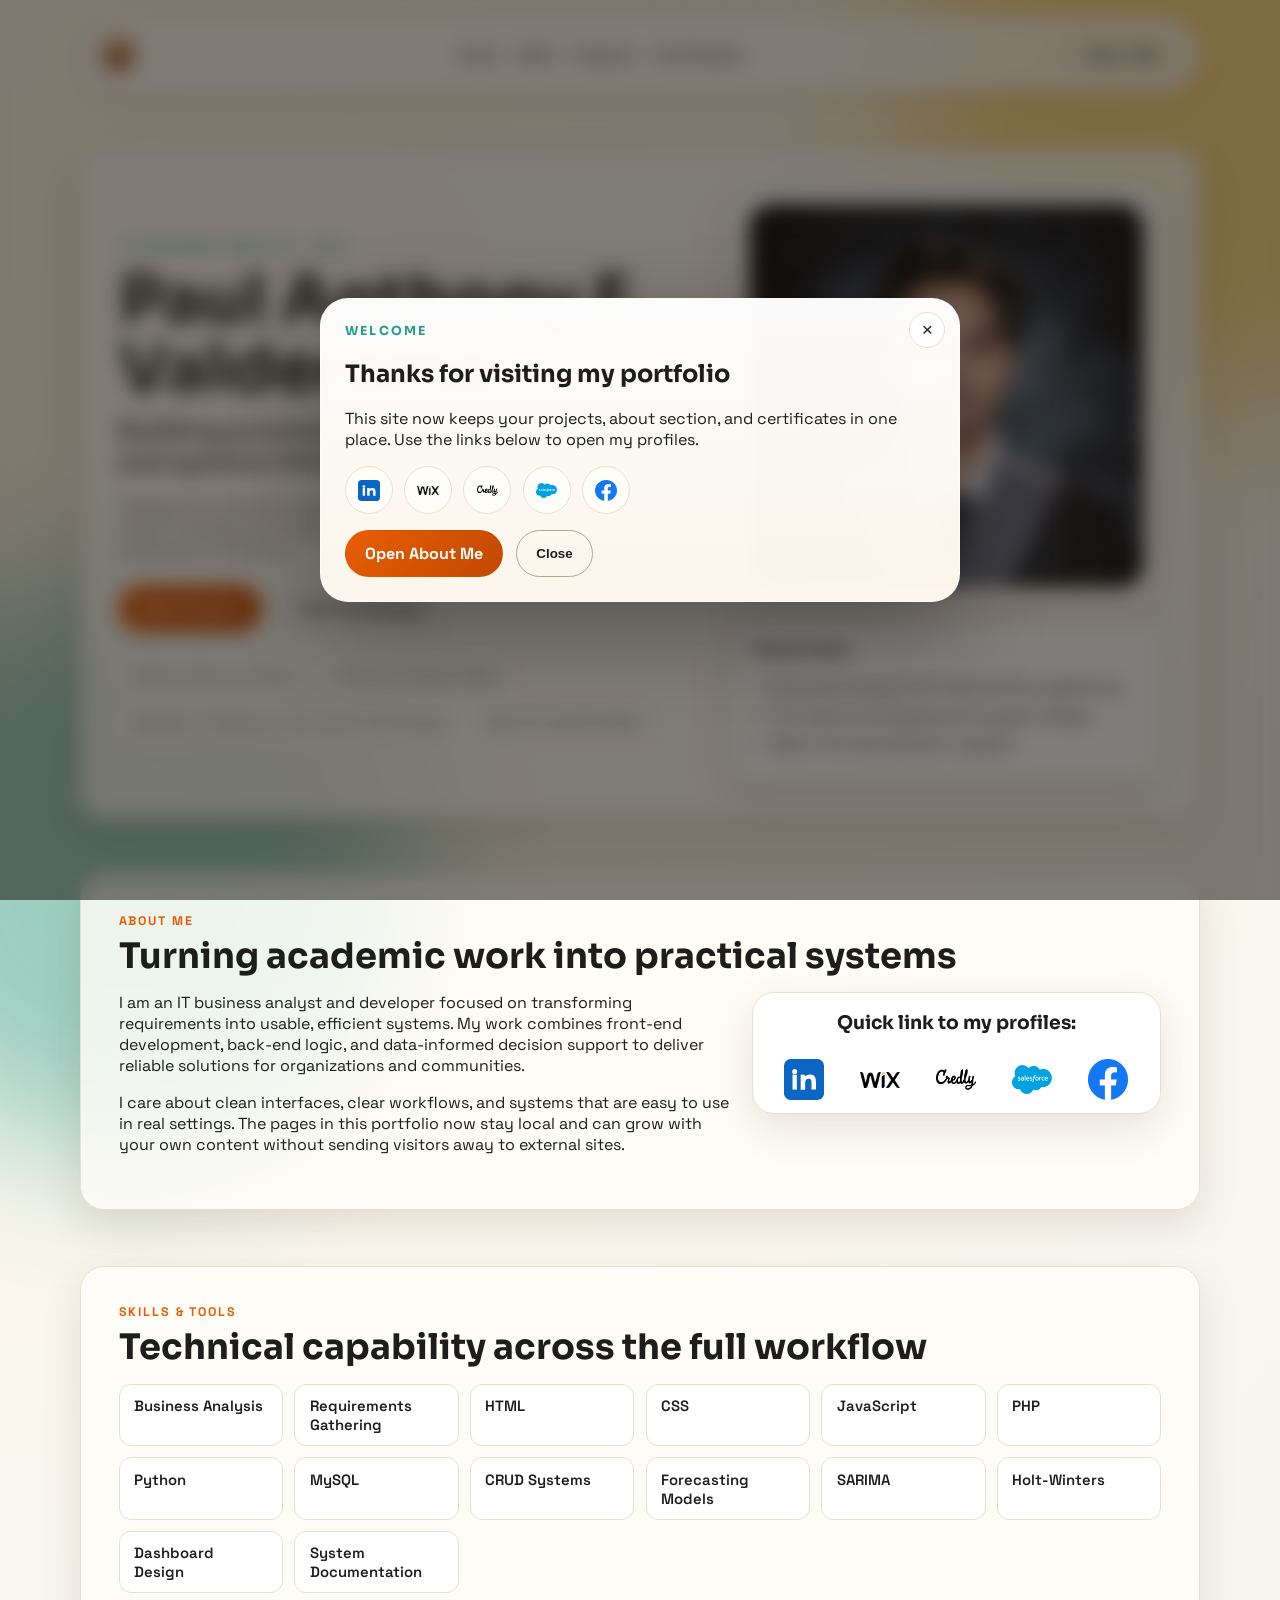
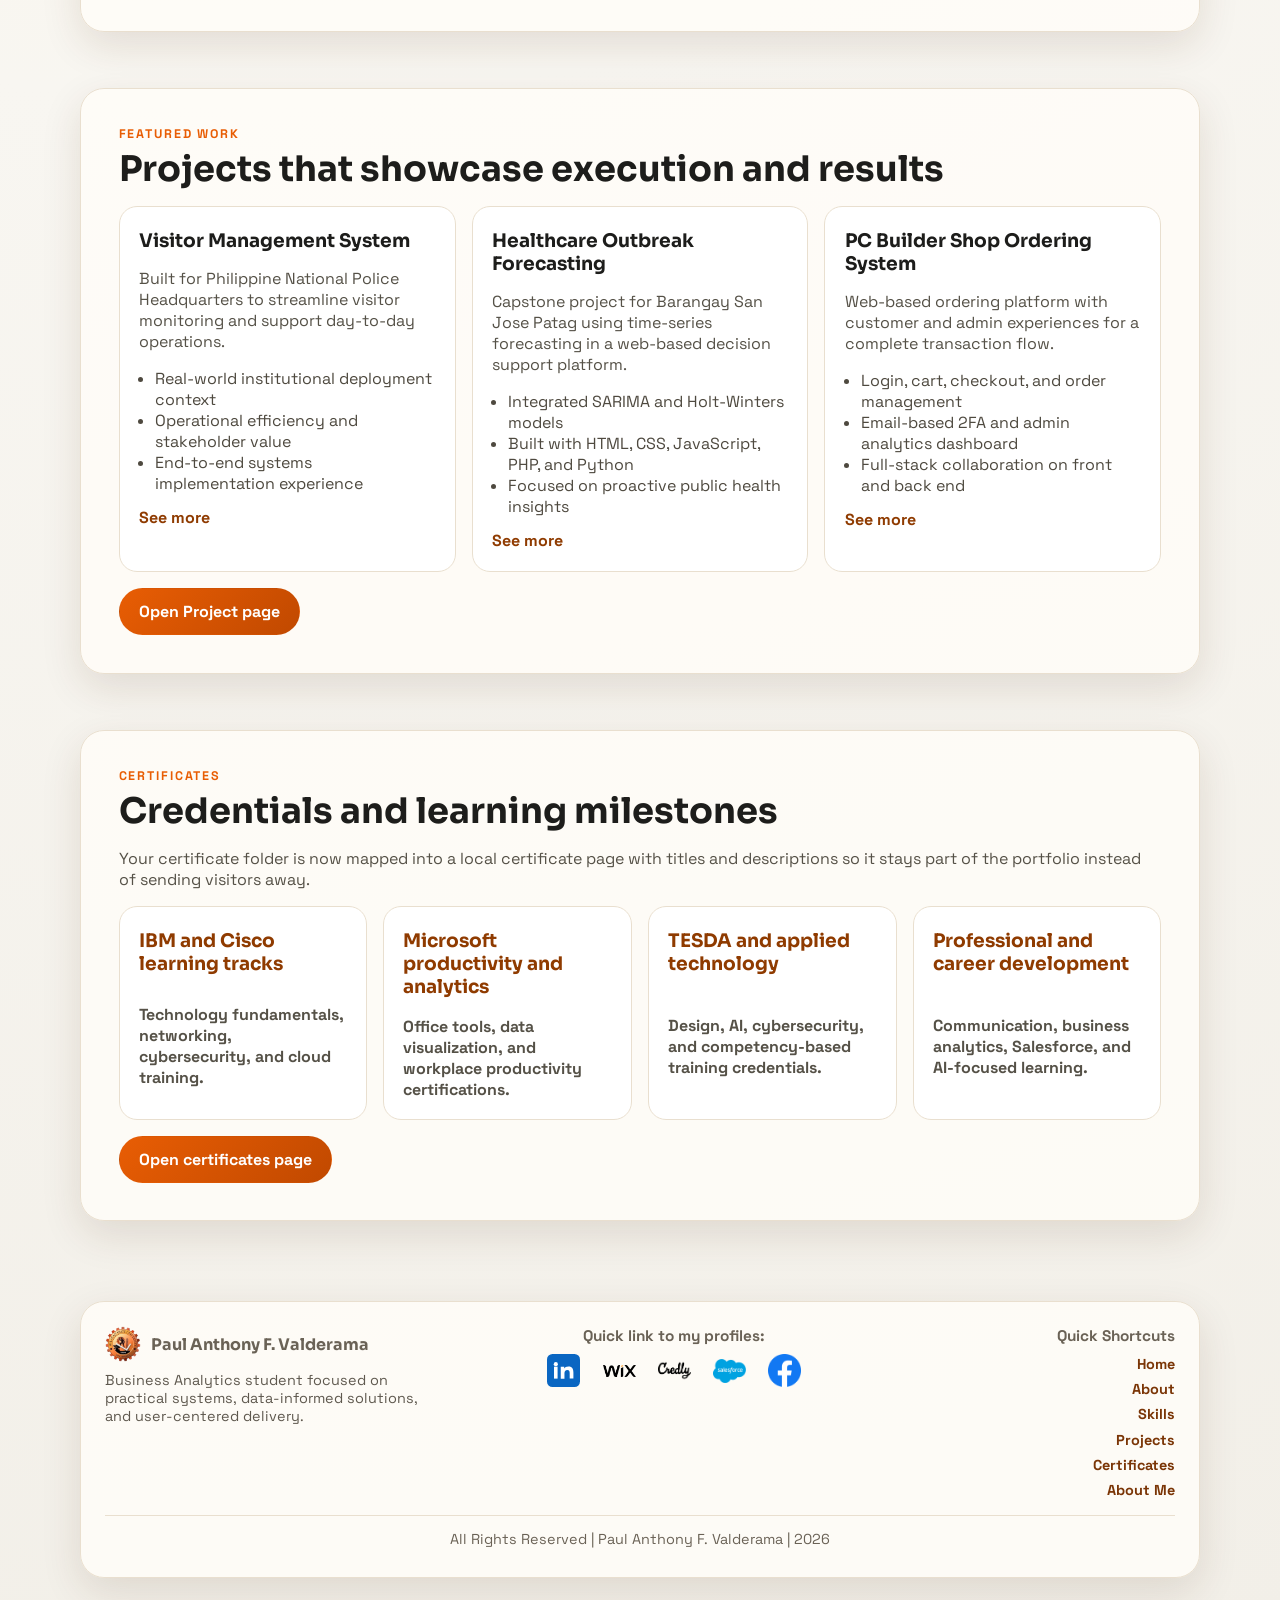
<file: index.html>
<!DOCTYPE html>
<html lang="en">
  <head>
    <meta charset="UTF-8" />
    <meta name="viewport" content="width=device-width, initial-scale=1.0" />
    <meta
      name="description"
      content="Paul Anthony F. Valderama | IT Business Analyst Portfolio"
    />
    <title>Paul Anthony Valderama | Portfolio</title>
    <link rel="preconnect" href="https://fonts.googleapis.com" />
    <link rel="preconnect" href="https://fonts.gstatic.com" crossorigin />
    <link
      href="https://fonts.googleapis.com/css2?family=Sora:wght@400;600;700;800&family=Space+Grotesk:wght@400;500;700&display=swap"
      rel="stylesheet"
    />
    <link rel="stylesheet" href="styles.css" />
  </head>
  <body>
    <div class="bg-orb orb-1"></div>
    <div class="bg-orb orb-2"></div>
    <div class="bg-grid"></div>

    <header class="site-header">
      <a class="logo" href="#home" aria-label="Home">
        <img class="logo-image" src="other asset/bsu logo.png" alt="Bulacan State University logo" />
      </a>
      <nav class="nav-links">
        <a href="#home">Home</a>
        <a href="#skills">Skills</a>
        <a href="#projects">Projects</a>
        <a href="#credentials">Certificates</a>
      </nav>
      <a class="btn btn-outline" href="about.html">About Me</a>
    </header>

    <main id="home">
      <section class="hero hero-split reveal">
        <div class="hero-copy">
          <p class="hero-kicker">IT BUSINESS ANALYST · BSIT</p>
          <h1>
            Paul Anthony F. Valderama
            <span>Building practical digital solutions with data and systems thinking.</span>
          </h1>
          <p class="hero-description">
            I design and develop systems that solve real-world problems, from visitor management
            operations to healthcare forecasting and e-commerce workflows.
          </p>
          <div class="hero-actions">
            <a class="btn" href="project-detail.html">View Projects</a>
            <a class="btn btn-outline" href="certificates.html">View Certificates</a>
            
          </div>
          <ul class="hero-meta">
            <li>Bulacan State University</li>
            <li>Business Analytics Major</li>
            <li>Bachelor of Science in Information Technology</li>
            <li>Open for opportunities</li>
          </ul>
        </div>

        <aside class="hero-visual" aria-label="Profile photo placeholder and summary">
          <div class="portrait-frame">
            <img class="portrait-photo" src="other asset/paul-profile.jpg" alt="Paul Anthony Valderama" loading="lazy" />
          </div>
          <div class="hero-visual-card">
            <p>Focus areas</p>
            <ul>
              <li>Business analysis and requirements gathering</li>
              <li>Full-stack prototyping and system design</li>
              <li>Data-informed decision support</li>
            </ul>
          </div>
        </aside>
      </section>

      <section class="about reveal" id="about">
        <div class="section-heading">
          <p>About Me</p>
          <h2>Turning academic work into practical systems</h2>
        </div>
        <div class="about-layout">
          <div class="about-copy">
            <p>
              I am an IT business analyst and developer focused on transforming requirements into
              usable, efficient systems. My work combines front-end development, back-end logic,
              and data-informed decision support to deliver reliable solutions for organizations
              and communities.
            </p>
            <p>
              I care about clean interfaces, clear workflows, and systems that are easy to use in
              real settings. The pages in this portfolio now stay local and can grow with your own
              content without sending visitors away to external sites.
            </p>
          </div>
          <aside class="about-panel">
            <h3>Quick link to my profiles:</h3>
            <div class="logo-links compact-icons">
              <a class="profile-icon-btn" href="https://www.linkedin.com/in/valderama-paul-anthony-f-7b824b330/" target="_blank" rel="noreferrer" aria-label="LinkedIn">
                <img src="assets/icons/linkedin.svg" alt="LinkedIn" loading="lazy" />
              </a>
              <a class="profile-icon-btn" href="https://valderamapaulbsit.wixsite.com/e-portfolio" target="_blank" rel="noreferrer" aria-label="Wix E-Portfolio">
                <img src="assets/icons/Wix.com_website_logo.svg.png" alt="Wix" loading="lazy" />
              </a>
              <a class="profile-icon-btn" href="https://www.credly.com/users/valderama-paul-anthony-f/badges#credly" target="_blank" rel="noreferrer" aria-label="Credly">
                <img src="assets/icons/credly-zrtwknl91e1cngw2irj9.png" alt="Credly" loading="lazy" />
              </a>
              <a class="profile-icon-btn" href="https://www.salesforce.com/trailblazer/j7makgww4yx9airm1u" target="_blank" rel="noreferrer" aria-label="Salesforce">
                <img src="assets/icons/Salesforce.com_logo.svg.png" alt="Salesforce" loading="lazy" />
              </a>
              <a class="profile-icon-btn" href="https://www.facebook.com/Anthony.Flores84" target="_blank" rel="noreferrer" aria-label="Facebook">
                <img src="assets/icons/Facebook_f_logo_(2019).svg.png" alt="Facebook" loading="lazy" />
              </a>
            </div>
          </aside>
        </div>
      </section>

      <section class="skills reveal" id="skills">
        <div class="section-heading">
          <p>Skills & Tools</p>
          <h2>Technical capability across the full workflow</h2>
        </div>
        <div class="chip-grid">
          <span>Business Analysis</span>
          <span>Requirements Gathering</span>
          <span>HTML</span>
          <span>CSS</span>
          <span>JavaScript</span>
          <span>PHP</span>
          <span>Python</span>
          <span>MySQL</span>
          <span>CRUD Systems</span>
          <span>Forecasting Models</span>
          <span>SARIMA</span>
          <span>Holt-Winters</span>
          <span>Dashboard Design</span>
          <span>System Documentation</span>
        </div>
      </section>

      <section class="projects reveal" id="projects">
        <div class="section-heading">
          <p>Featured Work</p>
          <h2>Projects that showcase execution and results</h2>
        </div>
        <div class="card-grid">
          <article class="project-card">
            <h3>Visitor Management System</h3>
            <p>
              Built for Philippine National Police Headquarters to streamline visitor monitoring
              and support day-to-day operations.
            </p>
            <ul>
              <li>Real-world institutional deployment context</li>
              <li>Operational efficiency and stakeholder value</li>
              <li>End-to-end systems implementation experience</li>
            </ul>
            <a href="project-detail.html#visitor-management">See more</a>
          </article>

          <article class="project-card">
            <h3>Healthcare Outbreak Forecasting</h3>
            <p>
              Capstone project for Barangay San Jose Patag using time-series forecasting in a
              web-based decision support platform.
            </p>
            <ul>
              <li>Integrated SARIMA and Holt-Winters models</li>
              <li>Built with HTML, CSS, JavaScript, PHP, and Python</li>
              <li>Focused on proactive public health insights</li>
            </ul>
            <a href="project-detail.html#healthcare-forecasting">See more</a>
          </article>

          <article class="project-card">
            <h3>PC Builder Shop Ordering System</h3>
            <p>
              Web-based ordering platform with customer and admin experiences for a complete
              transaction flow.
            </p>
            <ul>
              <li>Login, cart, checkout, and order management</li>
              <li>Email-based 2FA and admin analytics dashboard</li>
              <li>Full-stack collaboration on front and back end</li>
            </ul>
            <a href="project-detail.html#pc-builder-shop">See more</a>
          </article>
        </div>
        <div class="section-actions">
          <a class="btn" href="project-detail.html">Open Project page</a>
        </div>
      </section>

      <section class="credentials reveal" id="credentials">
        <div class="section-heading">
          <p>Certificates</p>
          <h2>Credentials and learning milestones</h2>
        </div>
        <p class="credentials-intro">
          Your certificate folder is now mapped into a local certificate page with titles and
          descriptions so it stays part of the portfolio instead of sending visitors away.
        </p>
        <div class="cert-grid cert-grid-preview">
          <article class="cert-card">
            <h3>IBM and Cisco learning tracks</h3>
            <p>Technology fundamentals, networking, cybersecurity, and cloud training.</p>
          </article>
          <article class="cert-card">
            <h3>Microsoft productivity and analytics</h3>
            <p>Office tools, data visualization, and workplace productivity certifications.</p>
          </article>
          <article class="cert-card">
            <h3>TESDA and applied technology</h3>
            <p>Design, AI, cybersecurity, and competency-based training credentials.</p>
          </article>
          <article class="cert-card">
            <h3>Professional and career development</h3>
            <p>Communication, business analytics, Salesforce, and AI-focused learning.</p>
          </article>
        </div>
        <div class="section-actions">
          <a class="btn" href="certificates.html">Open certificates page</a>
        </div>
      </section>
    </main>

    <footer class="site-footer site-footer-rich">
      <div class="footer-grid">
        <div class="footer-brand">
          <div class="footer-brand-top">
            <img class="logo-image" src="other asset/bsu logo.png" alt="Bulacan State University logo" />
            <h3>Paul Anthony F. Valderama</h3>
          </div>
          <p>Business Analytics student focused on practical systems, data-informed solutions, and user-centered delivery.</p>
        </div>

        <div class="footer-block footer-shortcuts-block"><h4>Quick Shortcuts</h4>
          <div class="footer-shortcuts">
            <a href="index.html">Home</a>
            <a href="index.html#about">About</a>
            <a href="index.html#skills">Skills</a>
            <a href="index.html#projects">Projects</a>
            <a href="certificates.html">Certificates</a>
            <a href="about.html">About Me</a>
          </div>
        </div>

        <div class="footer-block footer-profiles-block"><h4>Quick link to my profiles:</h4>
          <div class="footer-social profile-icon-grid">
            <a class="profile-icon-btn" href="https://www.linkedin.com/in/valderama-paul-anthony-f-7b824b330/" target="_blank" rel="noreferrer" aria-label="LinkedIn">
              <img src="assets/icons/linkedin.svg" alt="LinkedIn" loading="lazy" />
            </a>
            <a class="profile-icon-btn" href="https://valderamapaulbsit.wixsite.com/e-portfolio" target="_blank" rel="noreferrer" aria-label="Wix E-Portfolio">
              <img src="assets/icons/Wix.com_website_logo.svg.png" alt="Wix" loading="lazy" />
            </a>
            <a class="profile-icon-btn" href="https://www.credly.com/users/valderama-paul-anthony-f/badges#credly" target="_blank" rel="noreferrer" aria-label="Credly">
              <img src="assets/icons/credly-zrtwknl91e1cngw2irj9.png" alt="Credly" loading="lazy" />
            </a>
            <a class="profile-icon-btn" href="https://www.salesforce.com/trailblazer/j7makgww4yx9airm1u" target="_blank" rel="noreferrer" aria-label="Salesforce">
              <img src="assets/icons/Salesforce.com_logo.svg.png" alt="Salesforce" loading="lazy" />
            </a>
            <a class="profile-icon-btn" href="https://www.facebook.com/Anthony.Flores84" target="_blank" rel="noreferrer" aria-label="Facebook">
              <img src="assets/icons/Facebook_f_logo_(2019).svg.png" alt="Facebook" loading="lazy" />
            </a>
          </div>
        </div>
      </div>
      <p class="footer-copy">All Rights Reserved | Paul Anthony F. Valderama | 2026</p>
    </footer>

    <div class="modal-backdrop" id="welcomeModal" aria-hidden="true">
      <div class="welcome-modal" role="dialog" aria-modal="true" aria-labelledby="welcomeTitle">
        <button class="modal-close" type="button" aria-label="Close welcome message">×</button>
        <p class="modal-kicker">Welcome</p>
        <h2 id="welcomeTitle">Thanks for visiting my portfolio</h2>
        <p>
          This site now keeps your projects, about section, and certificates in one place.
          Use the links below to open my profiles.
        </p>
        <div class="modal-links modal-links-icons">
          <a class="modal-icon-link" href="https://www.linkedin.com/in/paul-anthony-valderama-7b824b330/" target="_blank" rel="noreferrer" aria-label="LinkedIn">
            <img src="assets/icons/linkedin.svg" alt="LinkedIn" loading="lazy" />
          </a>
          <a class="modal-icon-link" href="https://valderamapaulbsit.wixsite.com/e-portfolio" target="_blank" rel="noreferrer" aria-label="Wix E-Portfolio">
            <img src="assets/icons/Wix.com_website_logo.svg.png" alt="Wix" loading="lazy" />
          </a>
          <a class="modal-icon-link" href="https://www.credly.com/users/valderama-paul-anthony-f/badges#credly" target="_blank" rel="noreferrer" aria-label="Credly">
            <img src="assets/icons/credly-zrtwknl91e1cngw2irj9.png" alt="Credly" loading="lazy" />
          </a>
          <a class="modal-icon-link" href="https://www.salesforce.com/trailblazer/j7makgww4yx9airm1u" target="_blank" rel="noreferrer" aria-label="Salesforce">
            <img src="assets/icons/Salesforce.com_logo.svg.png" alt="Salesforce" loading="lazy" />
          </a>
          <a class="modal-icon-link" href="https://www.facebook.com/Anthony.Flores84" target="_blank" rel="noreferrer" aria-label="Facebook">
            <img src="assets/icons/Facebook_f_logo_(2019).svg.png" alt="Facebook" loading="lazy" />
          </a>
        </div>
        <div class="modal-actions">
          <a class="btn" href="about.html">Open About Me</a>
          <button class="btn btn-outline" type="button" data-modal-close>Close</button>
        </div>
      </div>
    </div>

    <script src="script.js"></script>
  </body>
</html>
</file>
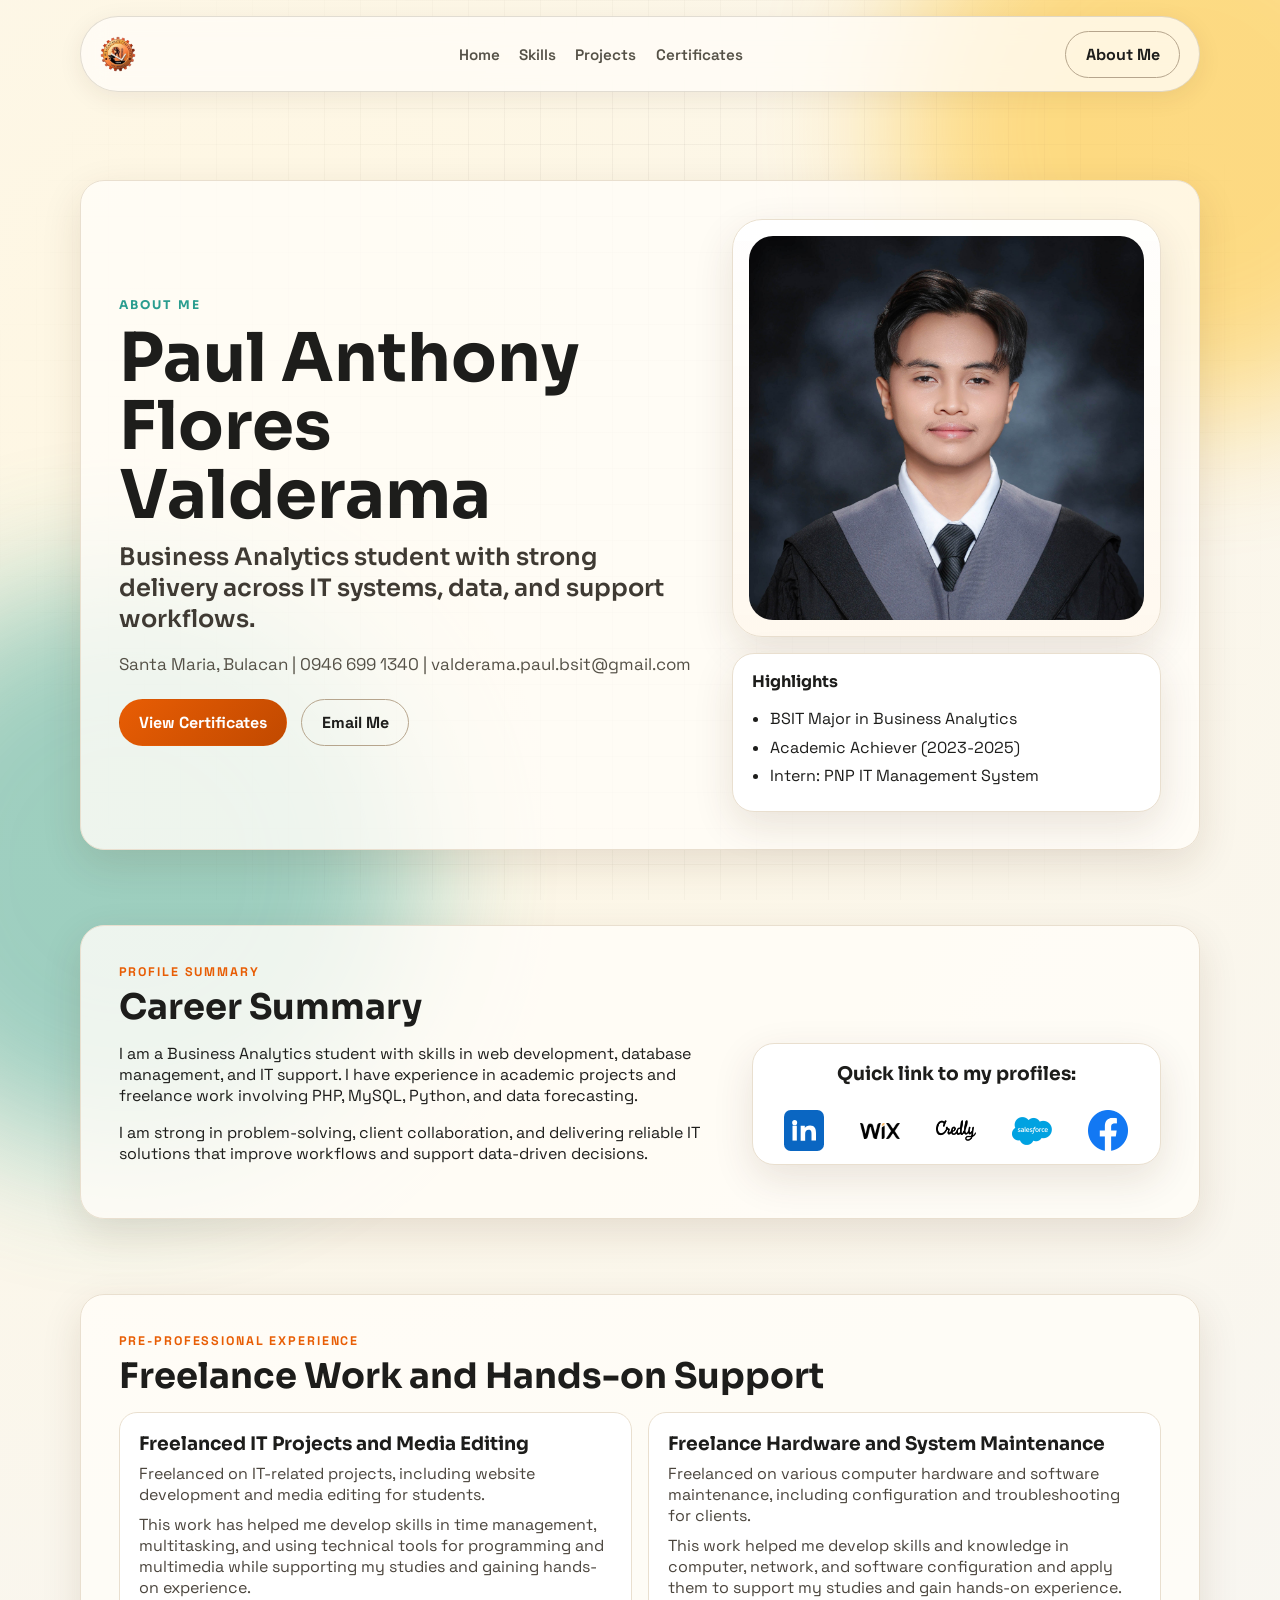
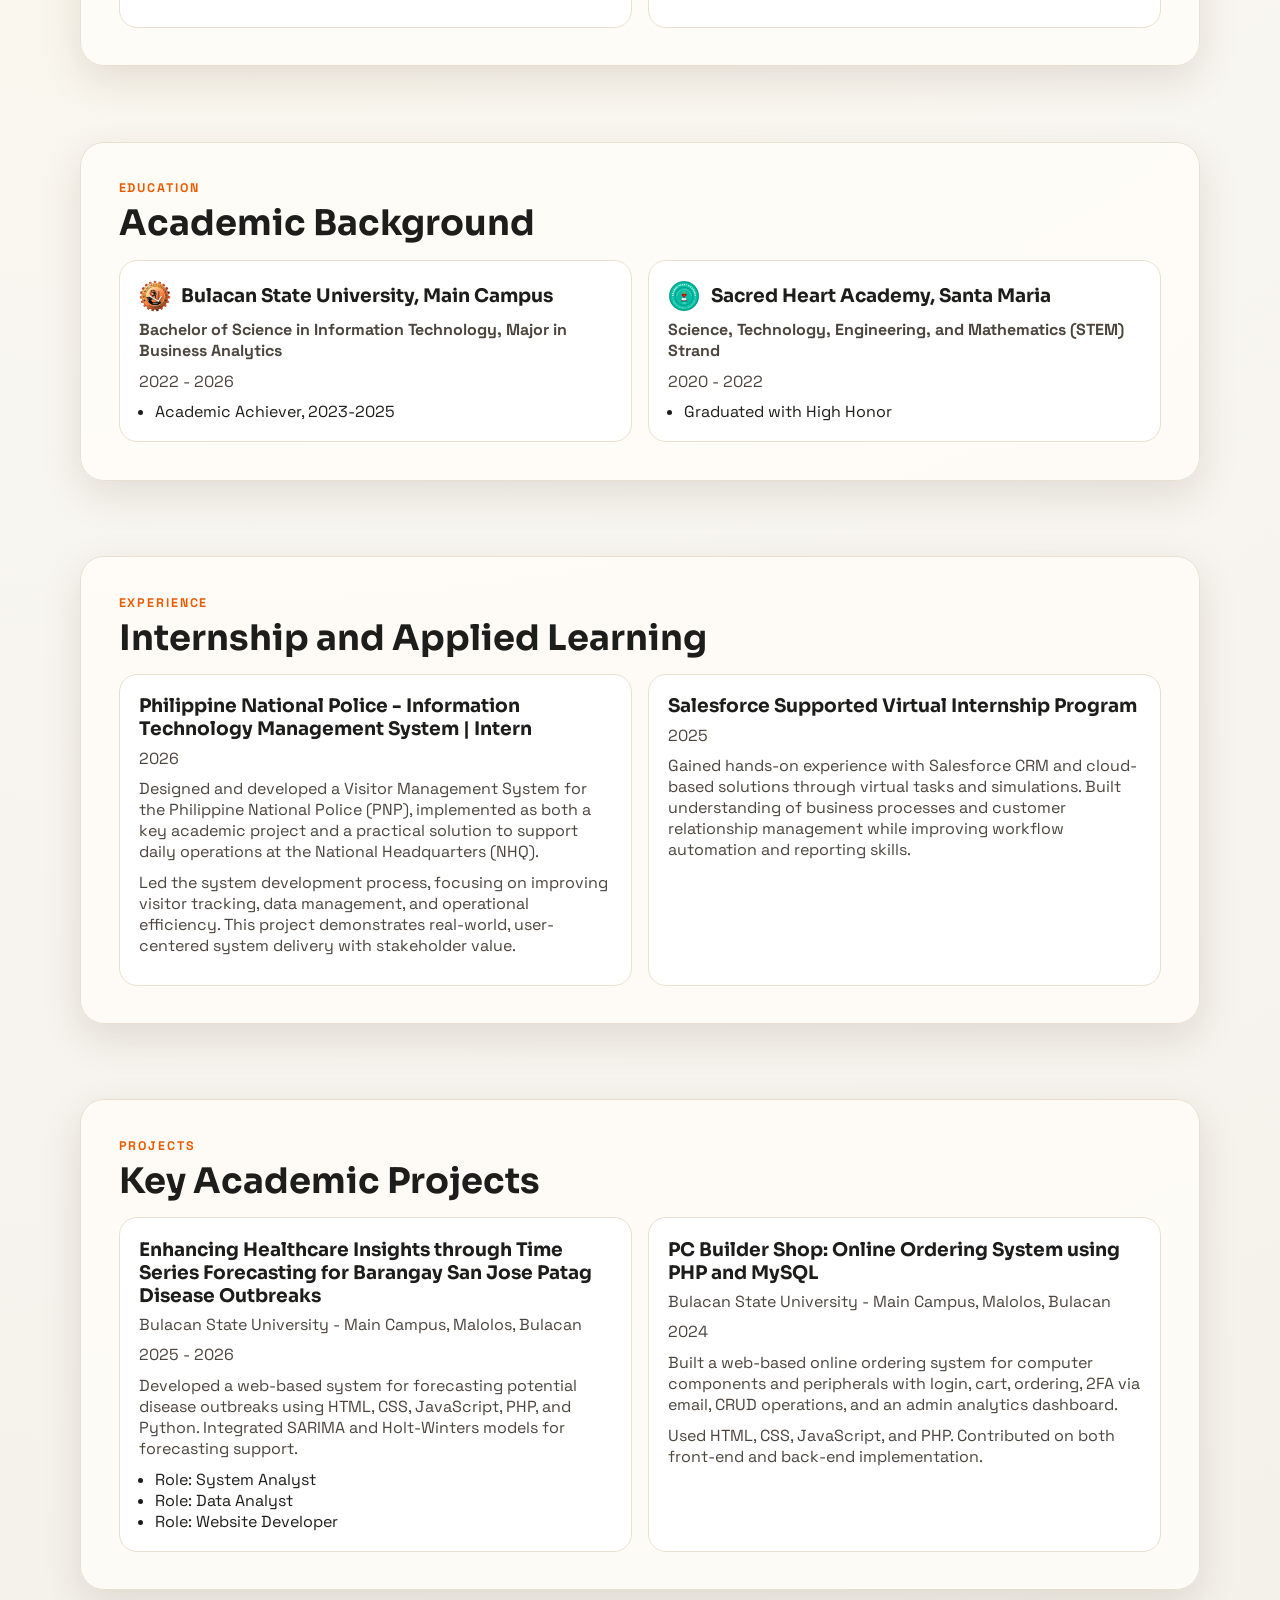
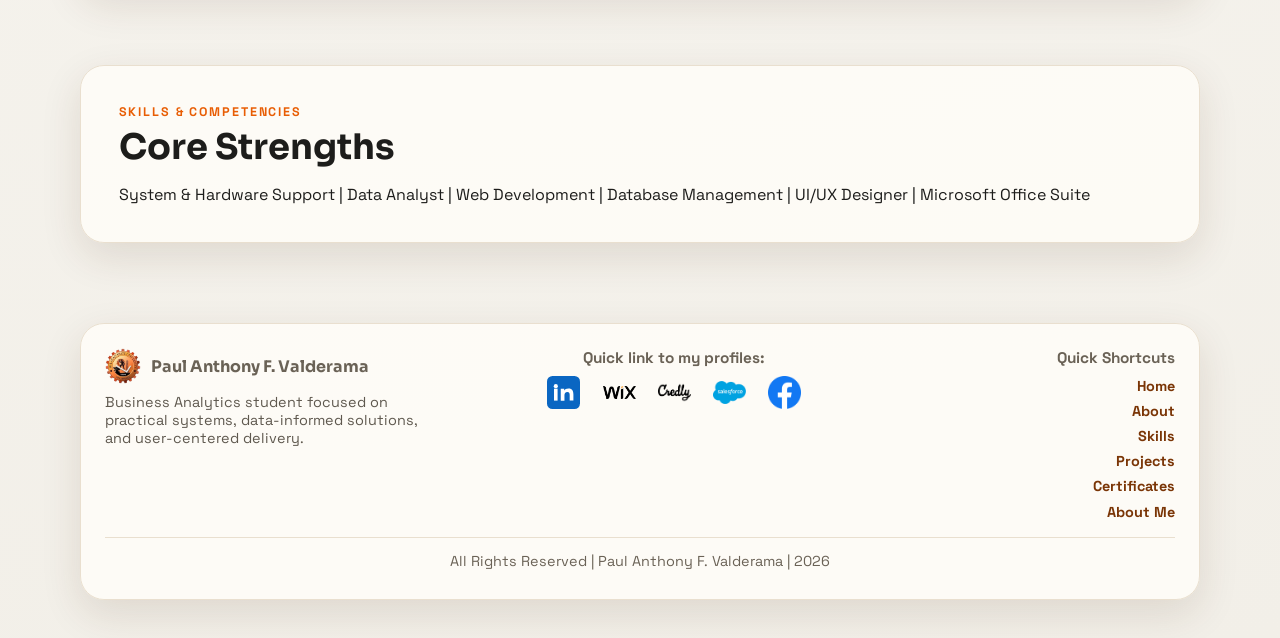
<file: about.html>
<!DOCTYPE html>
<html lang="en">
  <head>
    <meta charset="UTF-8" />
    <meta name="viewport" content="width=device-width, initial-scale=1.0" />
    <meta name="description" content="About Paul Anthony F. Valderama" />
    <title>About Me | Paul Anthony Valderama</title>
    <link rel="preconnect" href="https://fonts.googleapis.com" />
    <link rel="preconnect" href="https://fonts.gstatic.com" crossorigin />
    <link href="https://fonts.googleapis.com/css2?family=Sora:wght@400;600;700;800&family=Space+Grotesk:wght@400;500;700&display=swap" rel="stylesheet" />
    <link rel="stylesheet" href="styles.css" />
  </head>
  <body>
    <div class="bg-orb orb-1"></div>
    <div class="bg-orb orb-2"></div>
    <div class="bg-grid"></div>

    <header class="site-header">
      <a class="logo" href="index.html" aria-label="Home">
        <img class="logo-image" src="other asset/bsu logo.png" alt="Bulacan State University logo" />
      </a>
      <nav class="nav-links">
        <a href="index.html">Home</a>
        <a href="index.html#skills">Skills</a>
        <a href="project-detail.html">Projects</a>
        <a href="certificates.html">Certificates</a>
      </nav>
      <a class="btn btn-outline" href="about.html">About Me</a>
    </header>

    <main class="detail-page">
      <section class="hero hero-split reveal">
        <div class="hero-copy">
          <p class="hero-kicker">ABOUT ME</p>
          <h1>
            Paul Anthony Flores Valderama
            <span>Business Analytics student with strong delivery across IT systems, data, and support workflows.</span>
          </h1>
          <p class="hero-description">
            Santa Maria, Bulacan | 0946 699 1340 | valderama.paul.bsit@gmail.com
          </p>
          <div class="hero-actions">
            <a class="btn" href="certificates.html">View Certificates</a>
            <a class="btn btn-outline" href="mailto:valderama.paul.bsit@gmail.com">Email Me</a>
          </div>
        </div>

        <aside class="hero-visual">
          <div class="portrait-frame portrait-frame-large">
            <img class="portrait-photo" src="other asset/paul-profile.jpg" alt="Paul Anthony Valderama" loading="lazy" />
          </div>
          <div class="hero-visual-card">
            <p>Highlights</p>
            <ul>
              <li>BSIT Major in Business Analytics</li>
              <li>Academic Achiever (2023-2025)</li>
              <li>Intern: PNP IT Management System</li>
            </ul>
          </div>
        </aside>
      </section>

      <section class="about reveal">
        <div class="section-heading">
          <p>Profile Summary</p>
          <h2>Career Summary</h2>
        </div>
        <div class="about-layout">
          <div class="about-copy">
            <p>
              I am a Business Analytics student with skills in web development, database management, and IT support. I have experience in academic projects and freelance work involving PHP, MySQL, Python, and data forecasting.
            </p>
            <p>
              I am strong in problem-solving, client collaboration, and delivering reliable IT solutions that improve workflows and support data-driven decisions.
            </p>
          </div>
          <aside class="about-panel">
            <h3>Quick link to my profiles:</h3>
            <div class="logo-links compact-icons">
              <a class="profile-icon-btn" href="https://www.linkedin.com/in/valderama-paul-anthony-f-7b824b330/" target="_blank" rel="noreferrer" aria-label="LinkedIn">
                <img src="assets/icons/linkedin.svg" alt="LinkedIn" loading="lazy" />
              </a>
              <a class="profile-icon-btn" href="https://valderamapaulbsit.wixsite.com/e-portfolio" target="_blank" rel="noreferrer" aria-label="Wix E-Portfolio">
                <img src="assets/icons/Wix.com_website_logo.svg.png" alt="Wix" loading="lazy" />
              </a>
              <a class="profile-icon-btn" href="https://www.credly.com/users/valderama-paul-anthony-f/badges#credly" target="_blank" rel="noreferrer" aria-label="Credly">
                <img src="assets/icons/credly-zrtwknl91e1cngw2irj9.png" alt="Credly" loading="lazy" />
              </a>
              <a class="profile-icon-btn" href="https://www.salesforce.com/trailblazer/j7makgww4yx9airm1u" target="_blank" rel="noreferrer" aria-label="Salesforce">
                <img src="assets/icons/Salesforce.com_logo.svg.png" alt="Salesforce" loading="lazy" />
              </a>
              <a class="profile-icon-btn" href="https://www.facebook.com/Anthony.Flores84" target="_blank" rel="noreferrer" aria-label="Facebook">
                <img src="assets/icons/Facebook_f_logo_(2019).svg.png" alt="Facebook" loading="lazy" />
              </a>
            </div>
          </aside>
        </div>
      </section>

      <section class="reveal">
        <div class="section-heading">
          <p>Pre-professional Experience</p>
          <h2>Freelance Work and Hands-on Support</h2>
        </div>
        <div class="resume-grid">
          <article class="resume-card">
            <h3>Freelanced IT Projects and Media Editing</h3>
            <p>
              Freelanced on IT-related projects, including website development and media editing for students.
            </p>
            <p>
              This work has helped me develop skills in time management, multitasking, and using technical tools for programming and multimedia while supporting my studies and gaining hands-on experience.
            </p>
          </article>
          <article class="resume-card">
            <h3>Freelance Hardware and System Maintenance</h3>
            <p>
              Freelanced on various computer hardware and software maintenance, including configuration and troubleshooting for clients.
            </p>
            <p>
              This work helped me develop skills and knowledge in computer, network, and software configuration and apply them to support my studies and gain hands-on experience.
            </p>
          </article>
        </div>
      </section>

      <section class="reveal">
        <div class="section-heading">
          <p>Education</p>
          <h2>Academic Background</h2>
        </div>
        <div class="resume-grid">
          <article class="resume-card">
            <h3 class="school-title">
                <img class="school-logo" src="other asset/bsu logo.png" alt="Bulacan State University logo" loading="lazy" />
                <span>Bulacan State University, Main Campus</span>
            </h3>
            <p><strong>Bachelor of Science in Information Technology, Major in Business Analytics</strong></p>
            <p>2022 - 2026</p>
            <ul>
              <li>Academic Achiever, 2023-2025</li>
            </ul>
          </article>
          <article class="resume-card">
            <h3 class="school-title">
              <img class="school-logo" src="other asset/sha-logo.png" alt="Sacred Heart Academy logo" loading="lazy" />
              <span>Sacred Heart Academy, Santa Maria</span>
            </h3>
            <p><strong>Science, Technology, Engineering, and Mathematics (STEM) Strand</strong></p>
            <p>2020 - 2022</p>
            <ul>
              <li>Graduated with High Honor</li>
            </ul>
          </article>
        </div>
      </section>

      <section class="reveal">
        <div class="section-heading">
          <p>Experience</p>
          <h2>Internship and Applied Learning</h2>
        </div>
        <div class="resume-grid">
          <article class="resume-card">
            <h3>Philippine National Police - Information Technology Management System | Intern</h3>
            <p>2026</p>
            <p>
              Designed and developed a Visitor Management System for the Philippine National Police (PNP), implemented as both a key academic project and a practical solution to support daily operations at the National Headquarters (NHQ).
            </p>
            <p>
              Led the system development process, focusing on improving visitor tracking, data management, and operational efficiency. This project demonstrates real-world, user-centered system delivery with stakeholder value.
            </p>
          </article>
          <article class="resume-card">
            <h3>Salesforce Supported Virtual Internship Program</h3>
            <p>2025</p>
            <p>
              Gained hands-on experience with Salesforce CRM and cloud-based solutions through virtual tasks and simulations. Built understanding of business processes and customer relationship management while improving workflow automation and reporting skills.
            </p>
          </article>
        </div>
      </section>

      <section class="reveal">
        <div class="section-heading">
          <p>Projects</p>
          <h2>Key Academic Projects</h2>
        </div>
        <div class="resume-grid">
          <article class="resume-card">
            <h3>Enhancing Healthcare Insights through Time Series Forecasting for Barangay San Jose Patag Disease Outbreaks</h3>
            <p>Bulacan State University - Main Campus, Malolos, Bulacan</p>
            <p>2025 - 2026</p>
            <p>
              Developed a web-based system for forecasting potential disease outbreaks using HTML, CSS, JavaScript, PHP, and Python. Integrated SARIMA and Holt-Winters models for forecasting support.
            </p>
            <ul>
              <li>Role: System Analyst</li>
              <li>Role: Data Analyst</li>
              <li>Role: Website Developer</li>
            </ul>
          </article>
          <article class="resume-card">
            <h3>PC Builder Shop: Online Ordering System using PHP and MySQL</h3>
            <p>Bulacan State University - Main Campus, Malolos, Bulacan</p>
            <p>2024</p>
            <p>
              Built a web-based online ordering system for computer components and peripherals with login, cart, ordering, 2FA via email, CRUD operations, and an admin analytics dashboard.
            </p>
            <p>
              Used HTML, CSS, JavaScript, and PHP. Contributed on both front-end and back-end implementation.
            </p>
          </article>
        </div>
      </section>

      <section class="reveal">
        <div class="section-heading">
          <p>Skills & Competencies</p>
          <h2>Core Strengths</h2>
        </div>
        <div class="skills chip-grid">
          <span>System & Hardware Support | </span>
          <span>Data Analyst | </span>
          <span>Web Development |</span>
          <span>Database Management | </span>
          <span>UI/UX Designer |</span>
          <span>Microsoft Office Suite</span>

        </div>
      </section>
    </main>

    <footer class="site-footer site-footer-rich">
      <div class="footer-grid">
        <div class="footer-brand">
          <div class="footer-brand-top">
            <img class="logo-image" src="other asset/bsu logo.png" alt="Bulacan State University logo" />
            <h3>Paul Anthony F. Valderama</h3>
          </div>
          <p>Business Analytics student focused on practical systems, data-informed solutions, and user-centered delivery.</p>
        </div>

        <div class="footer-block footer-shortcuts-block"><h4>Quick Shortcuts</h4>
          <div class="footer-shortcuts">
            <a href="index.html">Home</a>
            <a href="index.html#about">About</a>
            <a href="index.html#skills">Skills</a>
            <a href="index.html#projects">Projects</a>
            <a href="certificates.html">Certificates</a>
            <a href="about.html">About Me</a>
          </div>
        </div>

        <div class="footer-block footer-profiles-block"><h4>Quick link to my profiles:</h4>
          <div class="footer-social profile-icon-grid">
            <a class="profile-icon-btn" href="https://www.linkedin.com/in/valderama-paul-anthony-f-7b824b330/" target="_blank" rel="noreferrer" aria-label="LinkedIn">
              <img src="assets/icons/linkedin.svg" alt="LinkedIn" loading="lazy" />
            </a>
            <a class="profile-icon-btn" href="https://valderamapaulbsit.wixsite.com/e-portfolio" target="_blank" rel="noreferrer" aria-label="Wix E-Portfolio">
              <img src="assets/icons/Wix.com_website_logo.svg.png" alt="Wix" loading="lazy" />
            </a>
            <a class="profile-icon-btn" href="https://www.credly.com/users/valderama-paul-anthony-f/badges#credly" target="_blank" rel="noreferrer" aria-label="Credly">
              <img src="assets/icons/credly-zrtwknl91e1cngw2irj9.png" alt="Credly" loading="lazy" />
            </a>
            <a class="profile-icon-btn" href="https://www.salesforce.com/trailblazer/j7makgww4yx9airm1u" target="_blank" rel="noreferrer" aria-label="Salesforce">
              <img src="assets/icons/Salesforce.com_logo.svg.png" alt="Salesforce" loading="lazy" />
            </a>
            <a class="profile-icon-btn" href="https://www.facebook.com/Anthony.Flores84" target="_blank" rel="noreferrer" aria-label="Facebook">
              <img src="assets/icons/Facebook_f_logo_(2019).svg.png" alt="Facebook" loading="lazy" />
            </a>
          </div>
        </div>
      </div>
      <p class="footer-copy">All Rights Reserved | Paul Anthony F. Valderama | 2026</p>
    </footer>

    <script src="script.js"></script>
  </body>
</html>
</file>
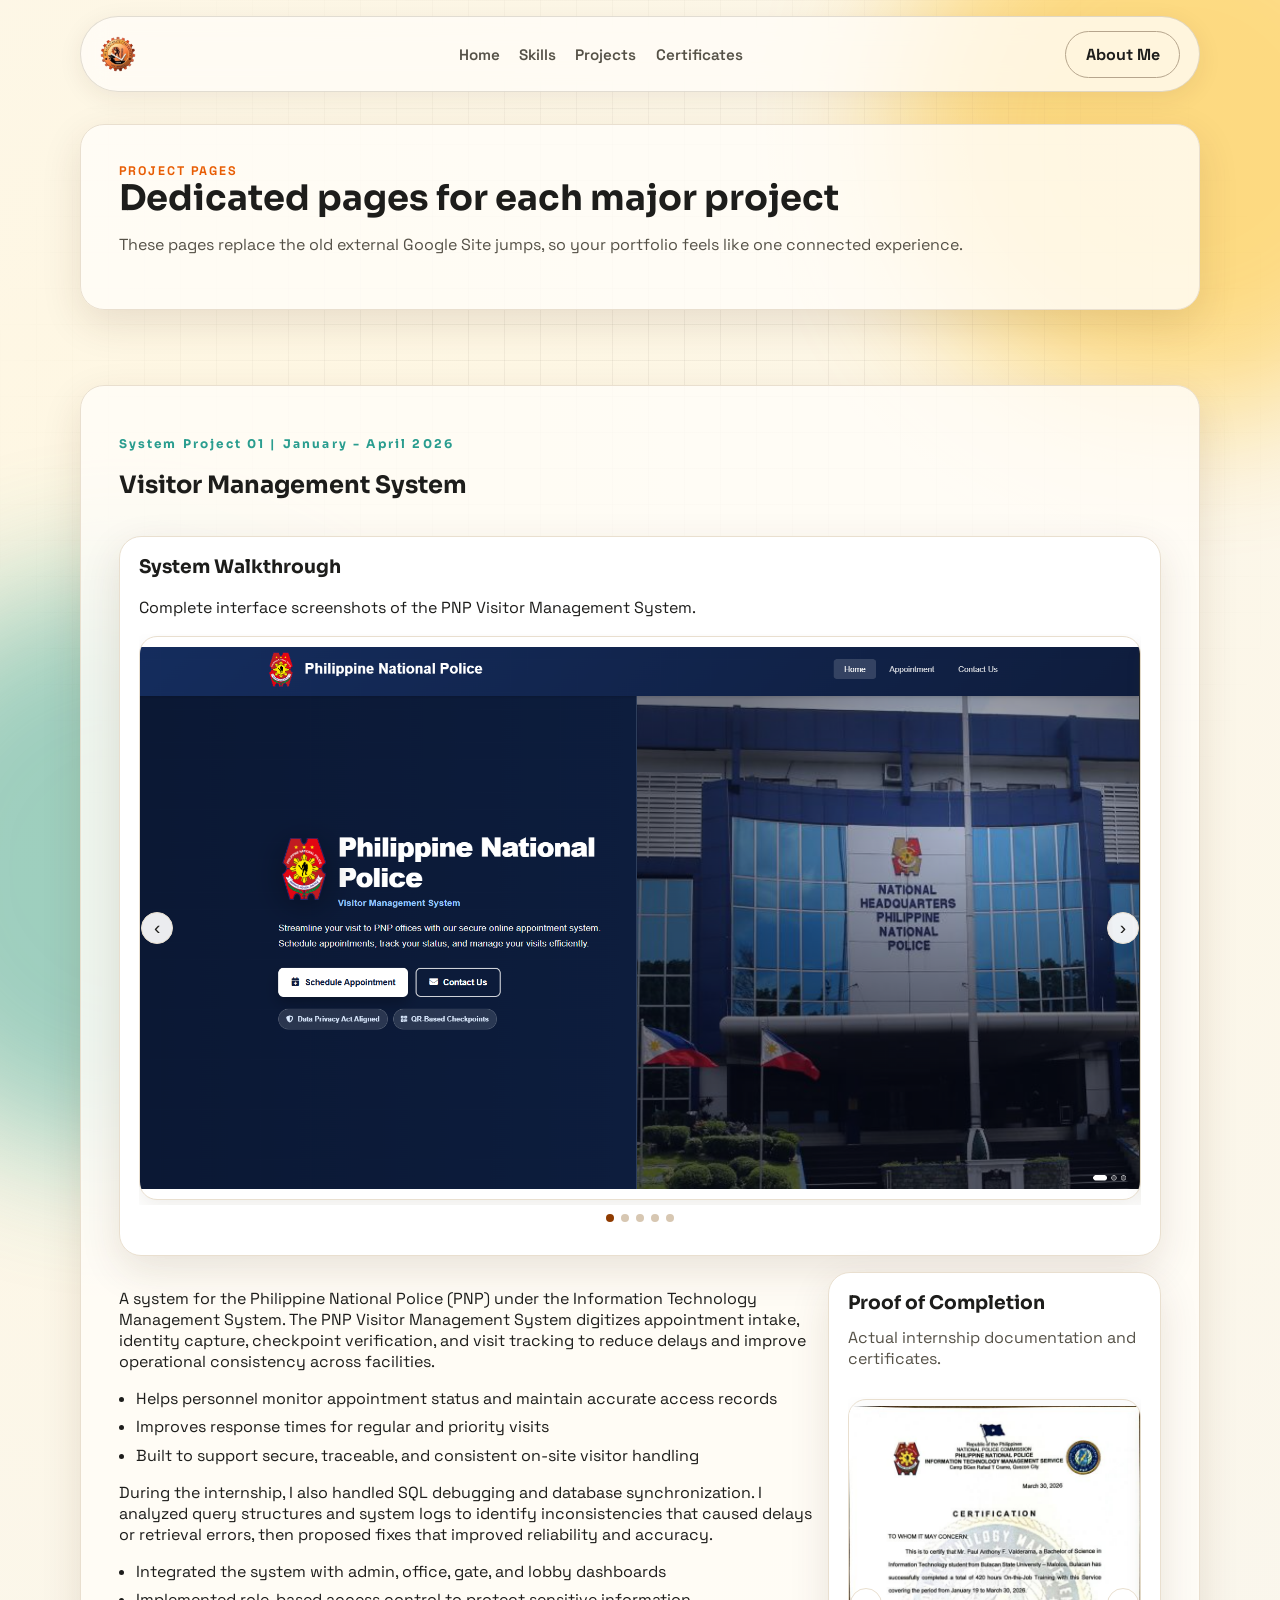
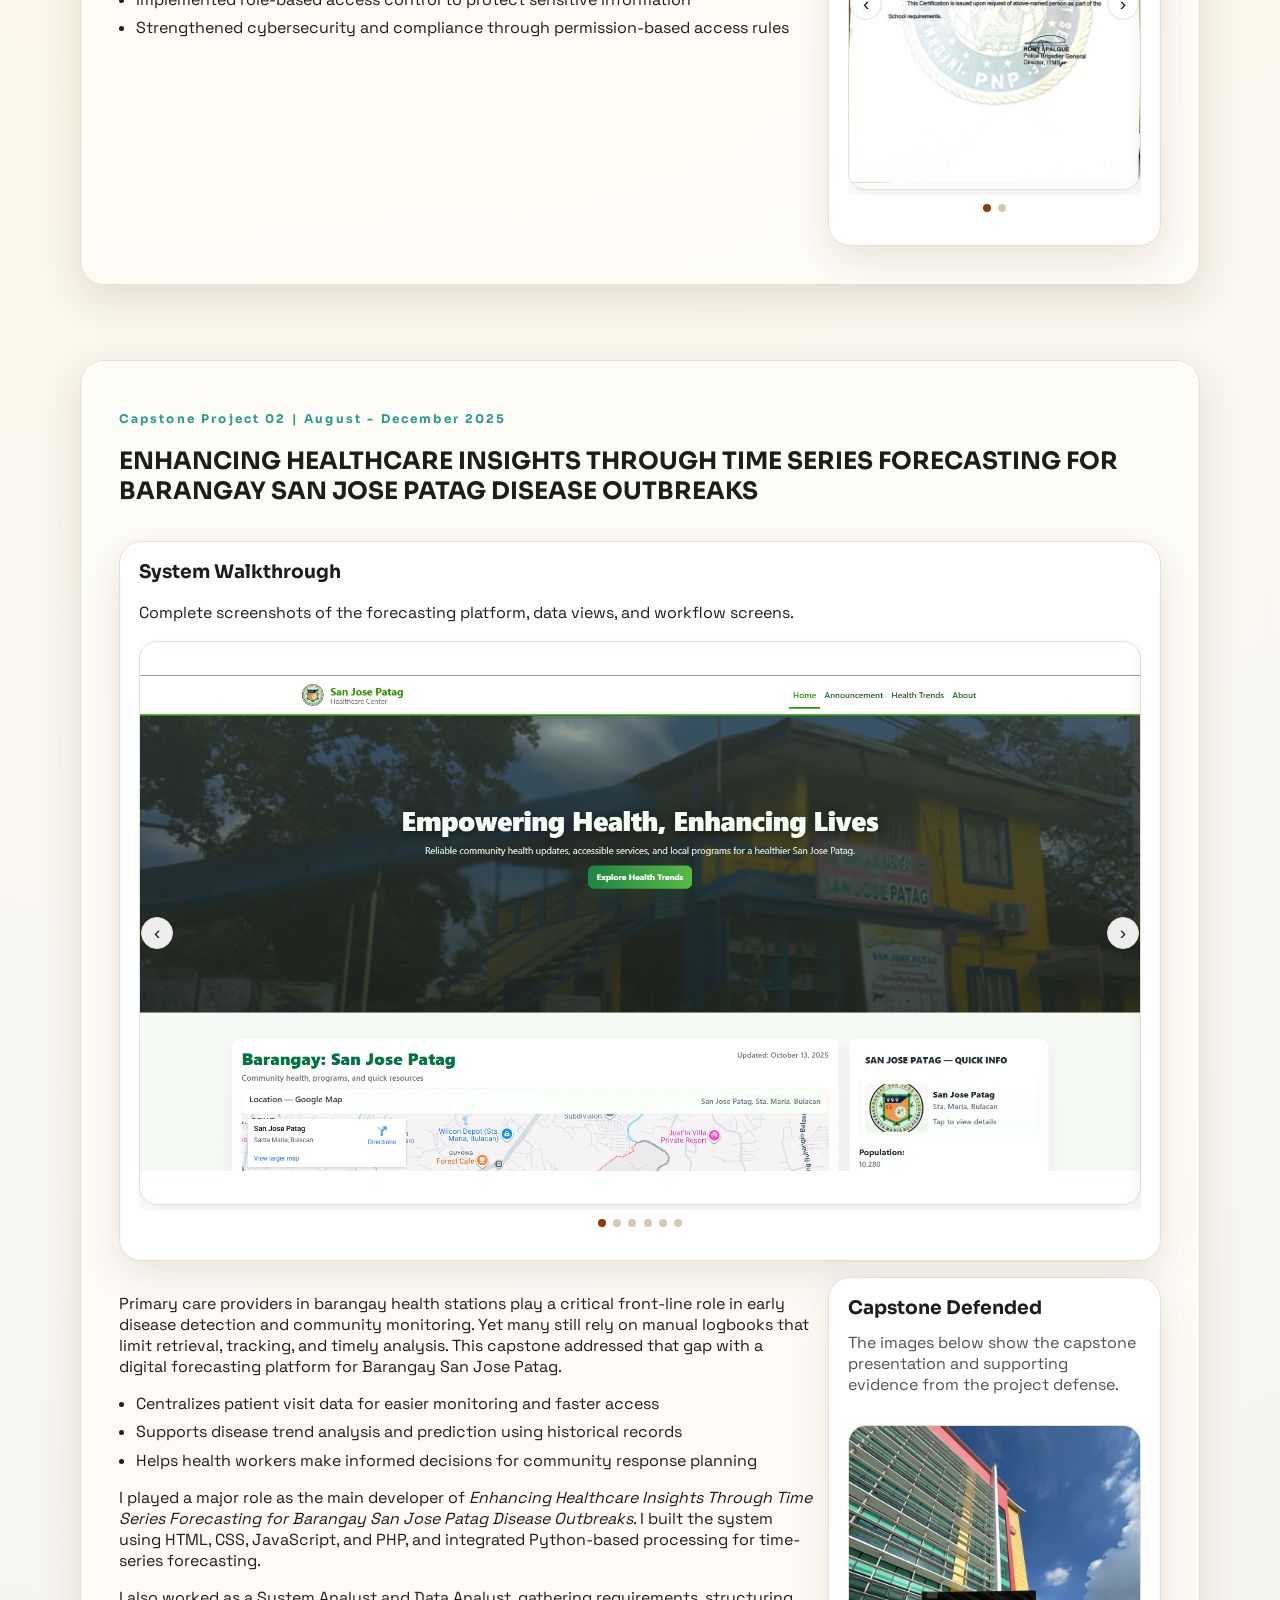
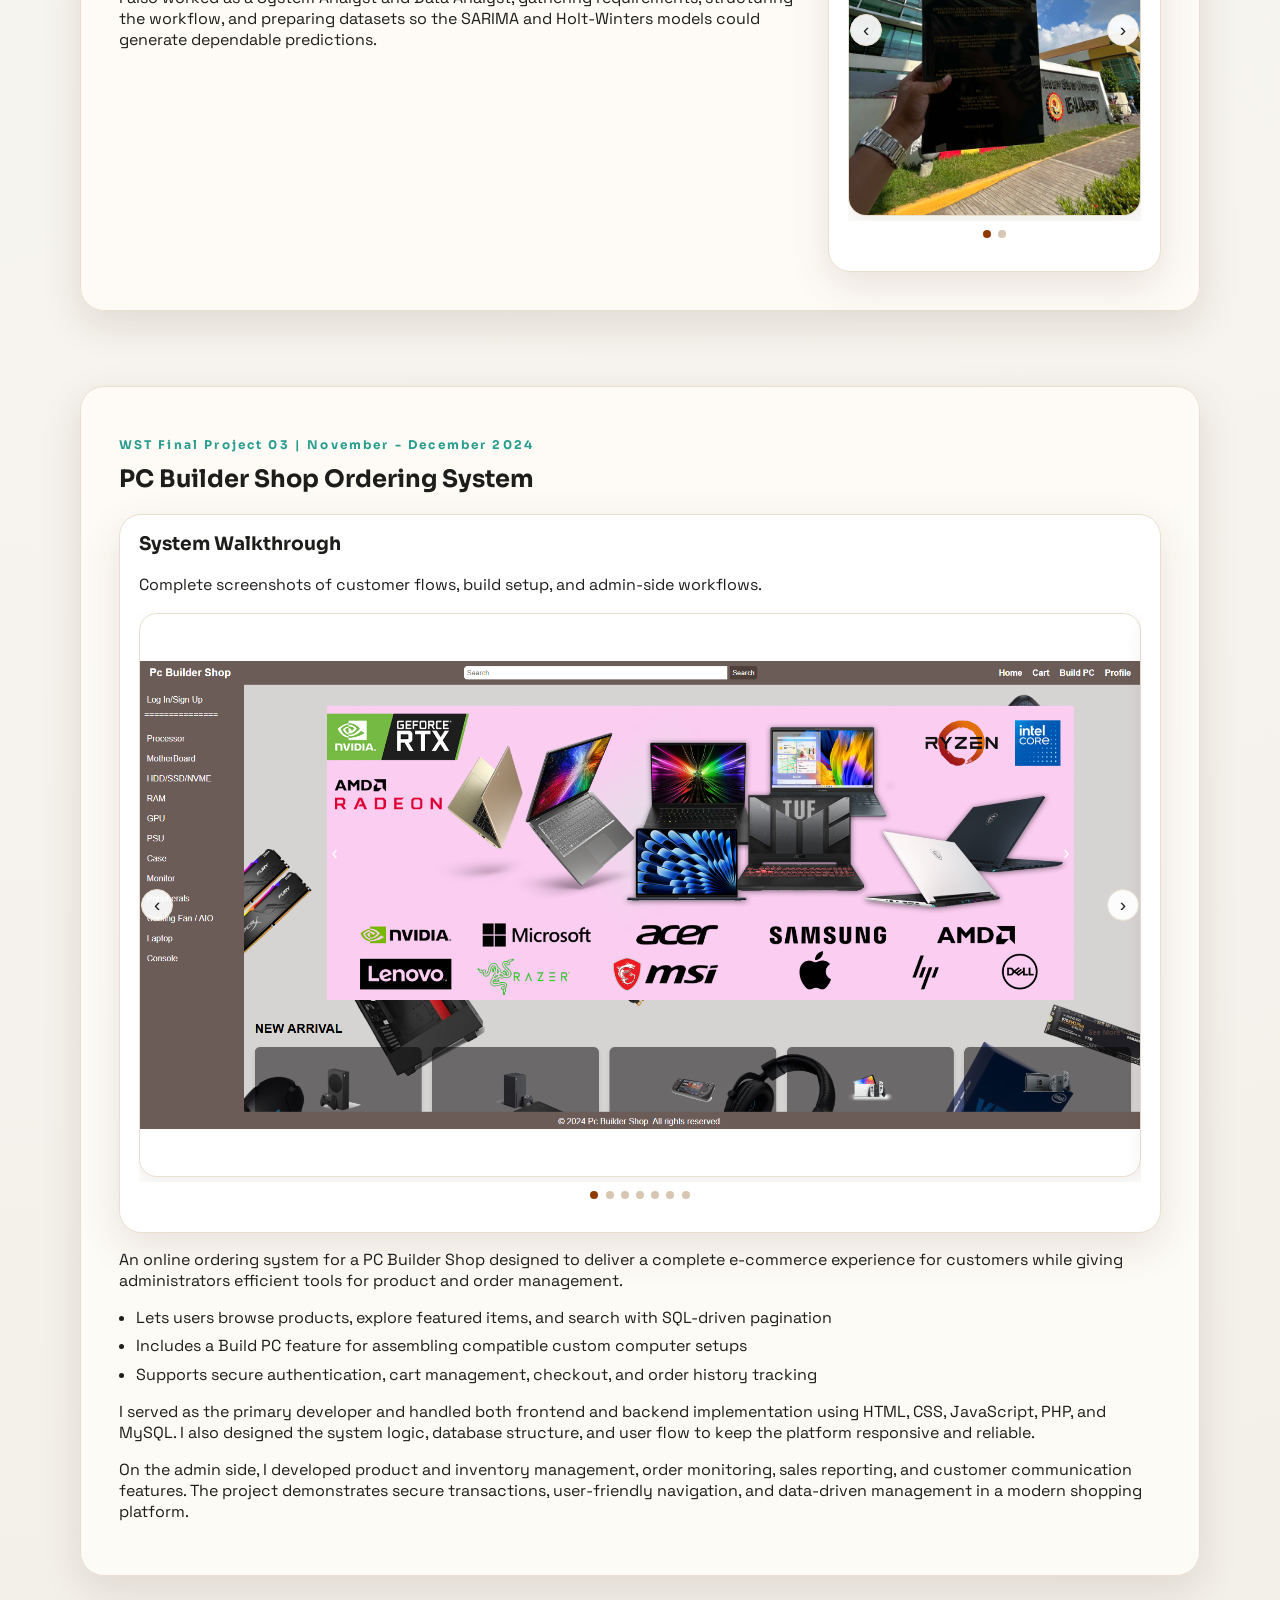
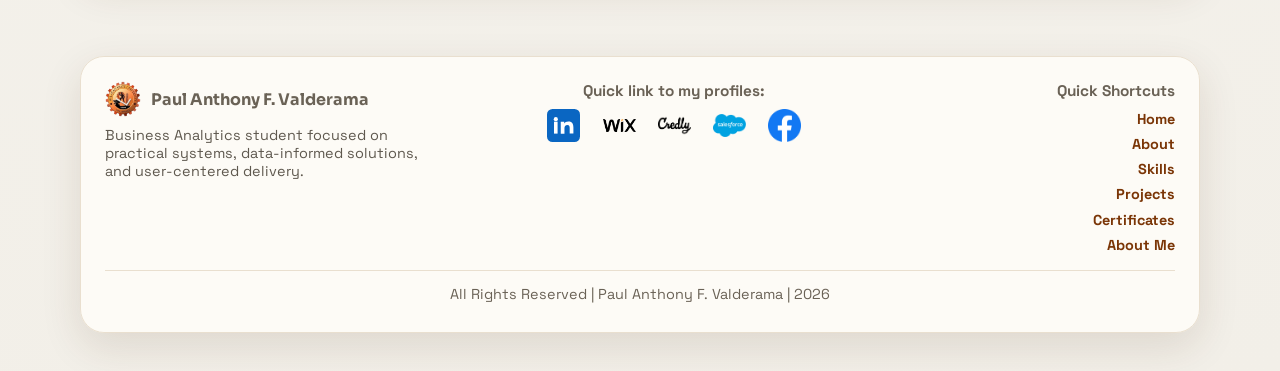
<file: project-detail.html>
<!DOCTYPE html>
<html lang="en">
  <head>
    <meta charset="UTF-8" />
    <meta name="viewport" content="width=device-width, initial-scale=1.0" />
    <meta name="description" content="Project detail pages for Paul Anthony F. Valderama" />
    <title>Projects | Paul Anthony Valderama</title>
    <link rel="preconnect" href="https://fonts.googleapis.com" />
    <link rel="preconnect" href="https://fonts.gstatic.com" crossorigin />
    <link href="https://fonts.googleapis.com/css2?family=Sora:wght@400;600;700;800&family=Space+Grotesk:wght@400;500;700&display=swap" rel="stylesheet" />
    <link rel="stylesheet" href="styles.css" />
  </head>
  <body>
    <div class="bg-orb orb-1"></div>
    <div class="bg-orb orb-2"></div>
    <div class="bg-grid"></div>

    <header class="site-header">
      <a class="logo" href="index.html" aria-label="Home">
        <img class="logo-image" src="other asset/bsu logo.png" alt="Bulacan State University logo" />
      </a>
      <nav class="nav-links">
        <a href="index.html">Home</a>
        <a href="index.html#skills">Skills</a>
        <a href="project-detail.html">Projects</a>
        <a href="certificates.html">Certificates</a>
      </nav>
      <a class="btn btn-outline" href="about.html">About Me</a>
    </header>

    <main class="detail-page">
      <section class="detail-intro reveal">
        <div class="section-heading">
          <p>Project Pages</p>
          <h2>Dedicated pages for each major project</h2>
        </div>
        <p class="credentials-intro">
          These pages replace the old external Google Site jumps, so your portfolio feels like one connected experience.
        </p>
      </section>

      <section class="project-detail project-detail--visitor reveal" id="visitor-management">
        <div class="project-hero project-hero--visitor">
          <p class="hero-kicker">System Project 01 | January - April 2026</p>
          <h2>Visitor Management System</h2>
        </div>

        <div class="project-detail-card project-showcase-card">
          <h3>System Walkthrough</h3>
          <p>Complete interface screenshots of the PNP Visitor Management System.</p>
          <div class="project-carousel showcase-carousel" data-autoplay-ms="5000" aria-label="Visitor management full system screenshots">
            <button class="carousel-nav carousel-prev" type="button" aria-label="Previous screenshot" data-carousel-prev>‹</button>
            <div class="carousel-track">
              <button class="carousel-item" type="button" data-expand-image>
                <img src="assets/proj1/Visitor Landing Page.png" alt="PNP Visitor Management landing page" loading="lazy" />
              </button>
              <button class="carousel-item" type="button" data-expand-image>
                <img src="assets/proj1/Admin Dashboard.png" alt="PNP Visitor Management admin dashboard" loading="lazy" />
              </button>
              <button class="carousel-item" type="button" data-expand-image>
                <img src="assets/proj1/Office Dashboard.png" alt="PNP Visitor Management office dashboard" loading="lazy" />
              </button>
              <button class="carousel-item" type="button" data-expand-image>
                <img src="assets/proj1/Lobby Dashboard.png" alt="PNP Visitor Management lobby dashboard" loading="lazy" />
              </button>
              <button class="carousel-item" type="button" data-expand-image>
                <img src="assets/proj1/Summary Report for Admin Page.png" alt="PNP Visitor Management summary report for admin page" loading="lazy" />
              </button>
            </div>
            <button class="carousel-nav carousel-next" type="button" aria-label="Next screenshot" data-carousel-next>›</button>
          </div>
        </div>

        <div class="project-detail-copy project-detail-copy--visitor">
          <p>
            A system for the Philippine National Police (PNP) under the Information Technology Management System. The PNP Visitor Management System digitizes appointment intake, identity capture, checkpoint verification, and visit tracking to reduce delays and improve operational consistency across facilities.
          </p>
          <ul>
            <li>Helps personnel monitor appointment status and maintain accurate access records</li>
            <li>Improves response times for regular and priority visits</li>
            <li>Built to support secure, traceable, and consistent on-site visitor handling</li>
          </ul>
          <p>
            During the internship, I also handled SQL debugging and database synchronization. I analyzed query structures and system logs to identify inconsistencies that caused delays or retrieval errors, then proposed fixes that improved reliability and accuracy.
          </p>
          <ul>
            <li>Integrated the system with admin, office, gate, and lobby dashboards</li>
            <li>Implemented role-based access control to protect sensitive information</li>
            <li>Strengthened cybersecurity and compliance through permission-based access rules</li>
          </ul>
        </div>
        <div class="project-detail-card project-media-card">
          <h3>Proof of Completion</h3>
          <p>Actual internship documentation and certificates.</p>
          <div class="project-carousel sidebar-carousel" data-autoplay-ms="10000" aria-label="Visitor management highlights">
            <button class="carousel-nav carousel-prev" type="button" aria-label="Previous screenshot" data-carousel-prev>‹</button>
            <div class="carousel-track">
              <button class="carousel-item" type="button" data-expand-image>
                <img src="assets/proj1/cert of completion.jpg" alt="PNP Visitor Management certificate of completion" loading="lazy" />
              </button>
              <button class="carousel-item" type="button" data-expand-image>
                <img src="assets/proj1/me_pic1.jpg" alt="Paul Anthony with PNP Visitor Management certificate" loading="lazy" />
              </button>
            </div>
            <button class="carousel-nav carousel-next" type="button" aria-label="Next screenshot" data-carousel-next>›</button>
          </div>
        </div>
      </section>

      <section class="project-detail project-detail--visitor reveal" id="healthcare-forecasting">
        <div class="project-hero project-hero--visitor">
          <p class="hero-kicker">Capstone Project 02 | August - December 2025</p>
          <h2>ENHANCING HEALTHCARE INSIGHTS THROUGH TIME SERIES FORECASTING FOR BARANGAY SAN JOSE PATAG DISEASE OUTBREAKS</h2>
        </div>

        <div class="project-detail-card project-showcase-card">
          <h3>System Walkthrough</h3>
          <p>Complete screenshots of the forecasting platform, data views, and workflow screens.</p>
          <div class="project-carousel showcase-carousel" data-autoplay-ms="5000" aria-label="Healthcare forecasting full system screenshots">
            <button class="carousel-nav carousel-prev" type="button" aria-label="Previous screenshot" data-carousel-prev>‹</button>
            <div class="carousel-track">
              <button class="carousel-item" type="button" data-expand-image>
                <img src="assets/proj2/Screenshot 2025-10-13 200400.png" alt="Healthcare forecasting system screenshot 1" loading="lazy" />
              </button>
              <button class="carousel-item" type="button" data-expand-image>
                <img src="assets/proj2/Screenshot 2025-10-13 200940.png" alt="Healthcare forecasting system screenshot 2" loading="lazy" />
              </button>
              <button class="carousel-item" type="button" data-expand-image>
                <img src="assets/proj2/Screenshot 2025-10-13 201111.png" alt="Healthcare forecasting system screenshot 3" loading="lazy" />
              </button>
              <button class="carousel-item" type="button" data-expand-image>
                <img src="assets/proj2/Screenshot 2025-10-13 210612.png" alt="Healthcare forecasting system screenshot 4" loading="lazy" />
              </button>
              <button class="carousel-item" type="button" data-expand-image>
                <img src="assets/proj2/Screenshot 2025-10-13 211005.png" alt="Healthcare forecasting system screenshot 5" loading="lazy" />
              </button>
              <button class="carousel-item" type="button" data-expand-image>
                <img src="assets/proj2/Screenshot 2025-10-13 211554.png" alt="Healthcare forecasting system screenshot 6" loading="lazy" />
              </button>
            </div>
            <button class="carousel-nav carousel-next" type="button" aria-label="Next screenshot" data-carousel-next>›</button>
          </div>
        </div>

        <div class="project-detail-copy project-detail-copy--visitor">
          <p>
            Primary care providers in barangay health stations play a critical front-line role in early disease detection and community monitoring. Yet many still rely on manual logbooks that limit retrieval, tracking, and timely analysis. This capstone addressed that gap with a digital forecasting platform for Barangay San Jose Patag.
          </p>
          <ul>
            <li>Centralizes patient visit data for easier monitoring and faster access</li>
            <li>Supports disease trend analysis and prediction using historical records</li>
            <li>Helps health workers make informed decisions for community response planning</li>
          </ul>
          <p>
            I played a major role as the main developer of <em>Enhancing Healthcare Insights Through Time Series Forecasting for Barangay San Jose Patag Disease Outbreaks</em>. I built the system using HTML, CSS, JavaScript, and PHP, and integrated Python-based processing for time-series forecasting.
          </p>
          <p>
            I also worked as a System Analyst and Data Analyst, gathering requirements, structuring the workflow, and preparing datasets so the SARIMA and Holt-Winters models could generate dependable predictions.
          </p>
        </div>

        <div class="project-detail-card project-media-card">
          <h3>Capstone Defended</h3>
          <p>The images below show the capstone presentation and supporting evidence from the project defense.</p>
          <div class="project-carousel sidebar-carousel" data-autoplay-ms="10000" aria-label="Healthcare forecasting highlights">
            <button class="carousel-nav carousel-prev" type="button" aria-label="Previous screenshot" data-carousel-prev>‹</button>
            <div class="carousel-track">
              <button class="carousel-item" type="button" data-expand-image>
                <img src="assets/proj2/caps (1).jpg" alt="Capstone defended photo 1" loading="lazy" />
              </button>
              <button class="carousel-item" type="button" data-expand-image>
                <img src="assets/proj2/caps (2).jpg" alt="Capstone defended photo 2" loading="lazy" />
              </button>
            </div>
            <button class="carousel-nav carousel-next" type="button" aria-label="Next screenshot" data-carousel-next>›</button>
          </div>
        </div>
      </section>

      <section class="project-detail project-detail--fullwidth reveal" id="pc-builder-shop">
        <div class="project-detail-copy">
          <p class="hero-kicker">WST Final Project 03 | November - December 2024</p>
          <h2>PC Builder Shop Ordering System</h2>
          <div class="project-detail-card project-showcase-card">
            <h3>System Walkthrough</h3>
            <p>Complete screenshots of customer flows, build setup, and admin-side workflows.</p>
            <div class="project-carousel showcase-carousel" data-autoplay-ms="5000" aria-label="PC Builder Shop full system screenshots">
              <button class="carousel-nav carousel-prev" type="button" aria-label="Previous screenshot" data-carousel-prev>‹</button>
              <div class="carousel-track">
                <button class="carousel-item" type="button" data-expand-image>
                  <img src="assets/proj3/Screenshot 2026-04-01 124309.png" alt="PC Builder Shop screenshot 1" loading="lazy" />
                </button>
                <button class="carousel-item" type="button" data-expand-image>
                  <img src="assets/proj3/Screenshot 2026-04-01 132707.png" alt="PC Builder Shop screenshot 2" loading="lazy" />
                </button>
                <button class="carousel-item" type="button" data-expand-image>
                  <img src="assets/proj3/Screenshot 2026-04-01 132724.png" alt="PC Builder Shop screenshot 3" loading="lazy" />
                </button>
                <button class="carousel-item" type="button" data-expand-image>
                  <img src="assets/proj3/Screenshot 2026-04-01 132836.png" alt="PC Builder Shop screenshot 4" loading="lazy" />
                </button>
                <button class="carousel-item" type="button" data-expand-image>
                  <img src="assets/proj3/Screenshot 2026-04-01 132846.png" alt="PC Builder Shop screenshot 5" loading="lazy" />
                </button>
                <button class="carousel-item" type="button" data-expand-image>
                  <img src="assets/proj3/Screenshot 2026-04-01 133032.png" alt="PC Builder Shop screenshot 6" loading="lazy" />
                </button>
                <button class="carousel-item" type="button" data-expand-image>
                  <img src="assets/proj3/Screenshot 2026-04-01 133057.png" alt="PC Builder Shop screenshot 7" loading="lazy" />
                </button>
              </div>
              <button class="carousel-nav carousel-next" type="button" aria-label="Next screenshot" data-carousel-next>›</button>
            </div>
          </div>
          <p>
            An online ordering system for a PC Builder Shop designed to deliver a complete e-commerce experience for customers while giving administrators efficient tools for product and order management.
          </p>
          <ul>
            <li>Lets users browse products, explore featured items, and search with SQL-driven pagination</li>
            <li>Includes a Build PC feature for assembling compatible custom computer setups</li>
            <li>Supports secure authentication, cart management, checkout, and order history tracking</li>
          </ul>
          <p>
            I served as the primary developer and handled both frontend and backend implementation using HTML, CSS, JavaScript, PHP, and MySQL. I also designed the system logic, database structure, and user flow to keep the platform responsive and reliable.
          </p>
          <p>
            On the admin side, I developed product and inventory management, order monitoring, sales reporting, and customer communication features. The project demonstrates secure transactions, user-friendly navigation, and data-driven management in a modern shopping platform.
          </p>
        </div>
      </section>
    </main>

    <footer class="site-footer site-footer-rich">
      <div class="footer-grid">
        <div class="footer-brand">
          <div class="footer-brand-top">
            <img class="logo-image" src="other asset/bsu logo.png" alt="Bulacan State University logo" />
            <h3>Paul Anthony F. Valderama</h3>
          </div>
          <p>Business Analytics student focused on practical systems, data-informed solutions, and user-centered delivery.</p>
        </div>

        <div class="footer-block footer-shortcuts-block"><h4>Quick Shortcuts</h4>
          <div class="footer-shortcuts">
            <a href="index.html">Home</a>
            <a href="index.html#about">About</a>
            <a href="index.html#skills">Skills</a>
            <a href="index.html#projects">Projects</a>
            <a href="certificates.html">Certificates</a>
            <a href="about.html">About Me</a>
          </div>
        </div>

        <div class="footer-block footer-profiles-block"><h4>Quick link to my profiles:</h4>
          <div class="footer-social profile-icon-grid">
            <a class="profile-icon-btn" href="https://www.linkedin.com/in/valderama-paul-anthony-f-7b824b330/" target="_blank" rel="noreferrer" aria-label="LinkedIn">
              <img src="assets/icons/linkedin.svg" alt="LinkedIn" loading="lazy" />
            </a>
            <a class="profile-icon-btn" href="https://valderamapaulbsit.wixsite.com/e-portfolio" target="_blank" rel="noreferrer" aria-label="Wix E-Portfolio">
              <img src="assets/icons/Wix.com_website_logo.svg.png" alt="Wix" loading="lazy" />
            </a>
            <a class="profile-icon-btn" href="https://www.credly.com/users/valderama-paul-anthony-f/badges#credly" target="_blank" rel="noreferrer" aria-label="Credly">
              <img src="assets/icons/credly-zrtwknl91e1cngw2irj9.png" alt="Credly" loading="lazy" />
            </a>
            <a class="profile-icon-btn" href="https://www.salesforce.com/trailblazer/j7makgww4yx9airm1u" target="_blank" rel="noreferrer" aria-label="Salesforce">
              <img src="assets/icons/Salesforce.com_logo.svg.png" alt="Salesforce" loading="lazy" />
            </a>
            <a class="profile-icon-btn" href="https://www.facebook.com/Anthony.Flores84" target="_blank" rel="noreferrer" aria-label="Facebook">
              <img src="assets/icons/Facebook_f_logo_(2019).svg.png" alt="Facebook" loading="lazy" />
            </a>
          </div>
        </div>
      </div>
      <p class="footer-copy">All Rights Reserved | Paul Anthony F. Valderama | 2026</p>
    </footer>

    <script src="script.js"></script>
  </body>
</html>
</file>
<file: styles.css>
:root {
  --bg: #f8f6f1;
  --surface: #fffdf8;
  --surface-strong: #fff;
  --text: #1d1d1b;
  --muted: #555147;
  --accent: #e85d04;
  --accent-2: #2a9d8f;
  --line: #e9dfcf;
  --shadow: 0 14px 40px rgba(70, 43, 13, 0.12);
}

* {
  box-sizing: border-box;
}

html,
body {
  margin: 0;
  padding: 0;
}

body {
  font-family: "Space Grotesk", sans-serif;
  color: var(--text);
  background: radial-gradient(circle at 20% 10%, #fff7e2 0%, var(--bg) 45%, #f2efe8 100%);
  min-height: 100vh;
  overflow-x: hidden;
}

a {
  color: inherit;
}

.bg-orb {
  position: fixed;
  width: 36rem;
  height: 36rem;
  border-radius: 50%;
  filter: blur(70px);
  z-index: -3;
  opacity: 0.45;
  pointer-events: none;
}

.orb-1 {
  background: #ffb703;
  top: -10rem;
  right: -12rem;
}

.orb-2 {
  background: #2a9d8f;
  bottom: -16rem;
  left: -10rem;
}

.bg-grid {
  position: fixed;
  inset: 0;
  background-image: linear-gradient(rgba(61, 55, 46, 0.06) 1px, transparent 1px),
    linear-gradient(90deg, rgba(61, 55, 46, 0.06) 1px, transparent 1px);
  background-size: 36px 36px;
  z-index: -2;
  mask-image: radial-gradient(circle at center, black 30%, transparent 85%);
}

.site-header {
  position: sticky;
  top: 0;
  z-index: 10;
  display: flex;
  align-items: center;
  justify-content: space-between;
  gap: 1rem;
  width: min(1120px, 92vw);
  margin: 1rem auto;
  padding: 0.85rem 1.2rem;
  border: 1px solid rgba(105, 92, 72, 0.2);
  border-radius: 999px;
  backdrop-filter: blur(12px);
  background: rgba(255, 253, 248, 0.78);
  box-shadow: 0 6px 24px rgba(59, 44, 20, 0.08);
}

.logo {
  display: inline-flex;
  align-items: center;
  text-decoration: none;
  font-family: "Sora", sans-serif;
  font-weight: 800;
  color: var(--text);
  letter-spacing: 0.08em;
}

.logo-image {
  display: block;
  width: 2.25rem;
  height: 2.25rem;
  object-fit: contain;
}

.nav-links {
  display: flex;
  align-items: center;
  gap: 1.2rem;
}

.nav-links a {
  text-decoration: none;
  color: var(--muted);
  font-weight: 600;
  font-size: 0.95rem;
}

.nav-links a:hover {
  color: var(--accent);
}

.btn {
  display: inline-flex;
  align-items: center;
  justify-content: center;
  padding: 0.75rem 1.2rem;
  border-radius: 999px;
  border: 1px solid transparent;
  text-decoration: none;
  font-weight: 700;
  background: linear-gradient(135deg, var(--accent), #c14900);
  color: #fff;
  transition: transform 0.2s ease, box-shadow 0.2s ease;
}

.btn:hover {
  transform: translateY(-2px);
  box-shadow: 0 8px 24px rgba(167, 70, 0, 0.28);
}

.btn-outline {
  background: transparent;
  color: var(--text);
  border-color: #b6a58d;
}

main {
  width: min(1120px, 92vw);
  margin: 2rem auto 5rem;
}

.hero {
  padding: 3rem 10 2rem;
}

.hero-split {
  display: grid;
  grid-template-columns: minmax(0, 1.15fr) minmax(280px, 0.85fr);
  gap: 2rem;
  align-items: center;
}

.hero-copy {
  min-width: 0;
}

.hero-visual {
  display: grid;
  gap: 1rem;
  align-content: start;
}

.portrait-frame {
  padding: 1rem;
  border: 1px solid var(--line);
  border-radius: 30px;
  background: linear-gradient(180deg, rgba(255, 255, 255, 0.92), rgba(255, 248, 238, 0.96));
  box-shadow: var(--shadow);
}

.portrait-photo {
  display: block;
  width: 100%;
  min-height: 20rem;
  max-height: 24rem;
  border-radius: 24px;
  object-fit: cover;
  object-position: top center;
}

.portrait-frame-large {
  min-height: 22rem;
}

.portrait-placeholder {
  min-height: 20rem;
  border-radius: 24px;
  border: 1px dashed #c7b59e;
  background: linear-gradient(160deg, rgba(232, 93, 4, 0.08), rgba(42, 157, 143, 0.1));
  display: grid;
  place-items: center;
  text-align: center;
  padding: 2rem;
}

.portrait-placeholder span {
  display: block;
  font-family: "Sora", sans-serif;
  font-size: 1.1rem;
  font-weight: 700;
  margin-bottom: 0.5rem;
}

.portrait-placeholder small {
  color: var(--muted);
  max-width: 22ch;
}

.hero-visual-card,
.about-panel,
.project-detail-card {
  background: var(--surface-strong);
  border: 1px solid var(--line);
  border-radius: 22px;
  padding: 1.1rem 1.2rem;
  box-shadow: var(--shadow);
}

.hero-visual-card p,
.about-panel h3,
.project-detail-card h3 {
  margin-top: 0;
}

.hero-visual-card ul,
.about-panel,
.project-detail-copy ul {
  margin: 0;
  padding-left: 1.1rem;
}

.hero-visual-card li,
.project-detail-copy li {
  margin: 0.45rem 0;
}

.hero-visual-card p {
  font-family: "Sora", sans-serif;
  font-weight: 700;
}

.hero-kicker {
  font-family: "Sora", sans-serif;
  letter-spacing: 0.18em;
  font-size: 0.75rem;
  font-weight: 700;
  color: var(--accent-2);
}

h1,
h2,
h3 {
  font-family: "Sora", sans-serif;
}

h1 {
  font-size: clamp(2rem, 6vw, 4.2rem);
  margin: 0.5rem 0 1rem;
  max-width: 16ch;
  line-height: 1.02;
}

h1 span {
  display: block;
  margin-top: 0.8rem;
  font-size: clamp(1rem, 2.4vw, 1.5rem);
  color: #3f3a33;
  font-weight: 600;
  line-height: 1.3;
}

.hero-description {
  max-width: 62ch;
  color: var(--muted);
  font-size: 1.06rem;
}

.hero-actions {
  display: flex;
  gap: 0.9rem;
  flex-wrap: wrap;
  margin-top: 1.5rem;
}

.hero-actions .btn,
.section-actions .btn,
.modal-actions .btn {
  width: auto;
}

.hero-meta {
  list-style: none;
  padding: 0;
  margin: 1.6rem 0 0;
  display: flex;
  gap: 0.8rem;
  flex-wrap: wrap;
}

.hero-meta li {
  padding: 0.45rem 0.9rem;
  border-radius: 999px;
  border: 1px solid var(--line);
  background: var(--surface);
  font-size: 0.86rem;
  color: #4b463f;
}

section {
  margin-top: 3.5rem;
  padding: 2.35rem;
  border-radius: 24px;
  background: rgba(255, 253, 248, 0.82);
  border: 1px solid var(--line);
  box-shadow: var(--shadow);
}

.about-layout {
  display: grid;
  grid-template-columns: minmax(0, 1.2fr) minmax(240px, 0.8fr);
  gap: 1.25rem;
  align-items: start;
}

.about-copy p:first-child {
  margin-top: 0;
}

.about-panel {
  display: grid;
  gap: 0.7rem;
  justify-items: center;
  text-align: center;
}

.about-panel a,
.footer-links a,
.modal-links a {
  color: #8f3b00;
  font-weight: 700;
  text-decoration: none;
}

.logo-links {
  display: grid;
  gap: 0.6rem;
}

.logo-links.compact-icons {
  display: grid;
  grid-template-columns: repeat(5, minmax(0, 2rem));
  gap: 0.75rem;
  justify-content: center;
  justify-items: center;
}

.logo-links a {
  display: flex;
  align-items: center;
  gap: 0.6rem;
  padding: 0.55rem 0.65rem;
  border-radius: 12px;
  border: 1px solid var(--line);
  background: var(--surface);
}

.logo-links a.profile-icon-btn {
  border: 0;
  background: transparent;
  border-radius: 0;
  padding: 0;
}

.icon-link,
.footer-icon-link,
.modal-icon-link {
  display: inline-flex;
  align-items: center;
  gap: 0.6rem;
}

.icon-link img,
.footer-icon-link img,
.modal-icon-link img {
  width: 1.15rem;
  height: 1.15rem;
  object-fit: contain;
  flex-shrink: 0;
}

.footer-icon-link,
.modal-icon-link {
  text-decoration: none;
}

.modal-links-icons {
  gap: 0.75rem;
}

.modal-icon-link {
  justify-content: center;
  width: 3rem;
  height: 3rem;
  border: 1px solid var(--line);
  border-radius: 999px;
  background: var(--surface);
}

.modal-icon-link img {
  width: 1.35rem;
  height: 1.35rem;
}

.school-title {
  display: flex;
  align-items: center;
  gap: 0.65rem;
}

.profile-icon-grid {
  display: grid;
  grid-template-columns: repeat(5, minmax(0, 2rem));
  gap: 0.75rem;
  justify-content: center;
  justify-items: center;
}

.profile-icon-btn {
  display: inline-flex;
  align-items: center;
  justify-content: center;
  width: 2rem;
  height: 2rem;
  border-radius: 0;
  border: 0;
  background: transparent;
  padding: 0;
  text-decoration: none;
  transition: transform 0.18s ease;
}

.profile-icon-btn:hover {
  transform: translateY(-2px);
}

.profile-icon-btn img {
  width: 1.5rem;
  height: 1.5rem;
  object-fit: contain;
}

.compact-icons .profile-icon-btn {
  width: 2rem;
  height: 2rem;
}

.compact-icons .profile-icon-btn img {
  width: 2.55rem;
  height: 2.55rem;
}

.about-panel .logo-links.compact-icons {
  grid-template-columns: repeat(5, minmax(0, 4rem));
  margin-inline: auto;
}

.school-logo {
  width: 2rem;
  height: 2rem;
  object-fit: contain;
  flex-shrink: 0;
}

.logo-links img {
  width: 20px;
  height: 20px;
  object-fit: contain;
  flex-shrink: 0;
}

.logo-links span {
  color: #6f3308;
  font-weight: 700;
}

.profile-icon-grid span,
.compact-icons span {
  display: none;
}

.about-panel a:hover,
.footer-links a:hover,
.modal-links a:hover,
.project-card a:hover,
.contact a:hover {
  text-decoration: underline;
}

.section-heading p {
  margin: 0;
  font-size: 0.78rem;
  letter-spacing: 0.15em;
  text-transform: uppercase;
  color: var(--accent);
  font-weight: 700;
}

.section-heading h2 {
  margin: 0.5rem 0 1rem;
  font-size: clamp(1.4rem, 3vw, 2.2rem);
  line-height: 1.12;
}

.skills .chip-grid {
  display: grid;
  grid-template-columns: repeat(auto-fit, minmax(160px, 1fr));
  gap: 0.7rem;
}

.skills .chip-grid span {
  padding: 0.7rem 0.9rem;
  border-radius: 12px;
  background: var(--surface-strong);
  border: 1px solid var(--line);
  font-weight: 600;
  font-size: 0.93rem;
}

.card-grid,
.cert-grid {
  display: grid;
  grid-template-columns: repeat(auto-fit, minmax(210px, 1fr));
  gap: 1rem;
}

.cert-groups {
  display: grid;
  gap: 1.35rem;
}

.cert-category-group {
  margin-top: 0;
}

.cert-category-heading {
  margin: 0 0 0.9rem;
  display: flex;
  align-items: center;
  gap: 0.55rem;
  font-family: "Sora", sans-serif;
  font-size: 1.02rem;
  letter-spacing: 0.08em;
  text-transform: uppercase;
  color: #6e3c13;
}

.cert-category-logo {
  width: 1.5rem;
  height: 1.5rem;
  object-fit: contain;
  flex-shrink: 0;
}

.cert-grid-preview {
  margin-top: 1rem;
}

.project-card,
.cert-card {
  background: var(--surface-strong);
  border: 1px solid var(--line);
  border-radius: 18px;
  transition: transform 0.22s ease, border-color 0.22s ease;
}

.project-card {
  padding: 1.2rem 1.2rem 1.25rem;
}

.cert-grid-preview .cert-card {
  padding: 1.2rem;
}

.project-card:hover,
.cert-card:hover {
  transform: translateY(-4px);
  border-color: #d39a6a;
}

.project-card h3,
.cert-card h3 {
  margin: 0.2rem 0 0.6rem;
}

.project-card p,
.credentials-intro,
section > p {
  color: var(--muted);
}

.project-card ul {
  margin: 0.8rem 0;
  padding-left: 1rem;
  color: #4e493f;
}

.project-card a,
.contact a,
.cert-card {
  color: #8f3b00;
  text-decoration: none;
  font-weight: 700;
}

.cert-card {
  overflow: hidden;
}

.cert-groups .cert-grid {
  justify-items: start;
}

.cert-groups .cert-card {
  width: min(100%, 360px);
}

.cert-card-trigger {
  width: 100%;
  border: 0;
  background: transparent;
  padding: 0;
  text-align: left;
  cursor: pointer;
}

.cert-card-image-wrap {
  aspect-ratio: 4 / 3;
  border-bottom: 1px solid var(--line);
  background: linear-gradient(165deg, #f2e1cb, #e7f3f0);
}

.cert-card-image-wrap.is-contain {
  background: #f7f7f7;
}

.cert-card-image-wrap img {
  display: block;
  width: 100%;
  height: 100%;
  object-fit: cover;
}

.cert-card-image-wrap.is-contain img {
  object-fit: contain;
  object-position: center top;
}

.cert-card-content {
  padding: 1rem 1rem 1.1rem;
  display: grid;
  gap: 0.4rem;
}

.cert-category-badge {
  display: inline-flex;
  align-items: center;
  width: fit-content;
  padding: 0.24rem 0.58rem;
  border-radius: 999px;
  border: 1px solid #dfc2a4;
  color: #7f3f0c;
  font-size: 0.72rem;
  letter-spacing: 0.07em;
  text-transform: uppercase;
}

.cert-card-title {
  margin: 0;
  font-family: "Sora", sans-serif;
  font-size: 0.98rem;
  line-height: 1.28;
  color: #2e2923;
}

.section-actions {
  display: flex;
  justify-content: flex-start;
  margin-top: 1rem;
}

.footer-links {
  display: flex;
  justify-content: center;
  gap: 1rem;
  flex-wrap: wrap;
  margin-top: 0.75rem;
}

.detail-page {
  display: grid;
  gap: 1.2rem;
}

.detail-intro,
.certificates-panel {
  margin-top: 0;
}

.project-detail {
  display: grid;
  grid-template-columns: minmax(0, 1.35fr) minmax(280px, 0.65fr);
  gap: 1rem;
  align-items: start;
}

.project-detail--visitor .project-hero--visitor,
.project-detail--visitor .project-showcase-card {
  grid-column: 1 / -1;
}

.project-detail--visitor .project-detail-copy--visitor {
  grid-column: 1;
}

.project-detail--visitor .project-media-card {
  grid-column: 2;
  position: static;
  top: auto;
  align-self: start;
}

.project-detail--visitor .project-media-card .sidebar-carousel .carousel-item img {
  width: 100%;
  height: auto;
  aspect-ratio: 3 / 4;
  object-fit: contain;
  max-height: none;
}

.project-detail--fullwidth {
  grid-template-columns: 1fr;
}

.project-detail--fullwidth .project-detail-copy {
  grid-column: 1 / -1;
}

.project-detail--fullwidth .project-detail-card {
  width: 100%;
}

.resume-grid {
  display: grid;
  grid-template-columns: repeat(auto-fit, minmax(300px, 1fr));
  gap: 1rem;
}

.resume-card {
  border: 1px solid var(--line);
  border-radius: 18px;
  background: var(--surface-strong);
  padding: 1.2rem;
}

.resume-card h3 {
  margin-top: 0;
  margin-bottom: 0.45rem;
}

.resume-card p {
  margin: 0.25rem 0 0.6rem;
  color: #4b453d;
}

.resume-card ul {
  margin: 0.4rem 0 0;
  padding-left: 1rem;
}

.project-detail-copy {
  min-width: 0;
}

.project-media-card {
  position: sticky;
  top: 5.8rem;
  display: grid;
  gap: 0.8rem;
}

.project-media-card h3 {
  margin-bottom: 0;
}

.project-media-card p {
  margin: 0;
  color: var(--muted);
}

.project-carousel {
  position: relative;
  margin: 0.95rem 0 1rem;
}

.carousel-track {
  display: flex;
  gap: 0;
  overflow-x: auto;
  scroll-snap-type: x mandatory;
  scroll-behavior: smooth;
  padding: 0.15rem 0 0.3rem;
  scrollbar-width: none;
}

.carousel-track::-webkit-scrollbar {
  display: none;
}

.carousel-dots {
  display: flex;
  justify-content: center;
  gap: 0.45rem;
  margin-top: 0.55rem;
}

.carousel-dot {
  width: 0.5rem;
  height: 0.5rem;
  border: 0;
  border-radius: 999px;
  background: #d7c7b2;
  cursor: pointer;
  padding: 0;
}

.carousel-dot.is-active {
  background: #8f3b00;
}

.carousel-item {
  flex: 0 0 100%;
  scroll-snap-align: start;
  scroll-snap-stop: always;
  border: 0;
  background: transparent;
  padding: 0;
  cursor: zoom-in;
  display: flex;
  align-items: center;
  justify-content: center;
}

.carousel-item img {
  display: block;
  width: 100%;
  aspect-ratio: 16 / 9;
  object-fit: contain;
  background: #fff;
  border-radius: 18px;
  border: 1px solid var(--line);
  box-shadow: 0 8px 18px rgba(82, 59, 28, 0.08);
}

.showcase-carousel .carousel-item img {
  aspect-ratio: 16 / 9;
  object-fit: contain;
}

.sidebar-carousel .carousel-item img {
  width: auto;
  max-width: 100%;
  height: auto;
  max-height: 280px;
  object-fit: contain;
  background: #fbfbfb;
  margin-inline: auto;
}

.carousel-nav {
  position: absolute;
  top: 50%;
  transform: translateY(-50%);
  width: 2rem;
  height: 2rem;
  border: 1px solid var(--line);
  border-radius: 999px;
  background: rgba(255, 255, 255, 0.92);
  color: var(--text);
  font-size: 1.2rem;
  display: grid;
  place-items: center;
  cursor: pointer;
  z-index: 1;
}

.carousel-prev {
  left: 0.15rem;
}

.carousel-next {
  right: 0.15rem;
}

@media (max-width: 720px) {
  .carousel-track {
    padding-inline: 2rem;
  }

  .carousel-item {
    flex-basis: 100%;
  }
}

.project-detail-copy h2,
.detail-intro h2 {
  margin-top: 0;
}

.certificates-panel {
  padding-top: 1rem;
}

.cert-card {
  display: grid;
  gap: 0.5rem;
}

.cert-card p {
  margin: 0;
  color: var(--muted);
}

.cert-card small {
  color: #766c5d;
  font-size: 0.82rem;
}

.modal-backdrop {
  position: fixed;
  inset: 0;
  display: grid;
  place-items: center;
  padding: 1.5rem;
  background: rgba(22, 18, 12, 0.55);
  backdrop-filter: blur(10px);
  opacity: 0;
  pointer-events: none;
  transition: opacity 0.25s ease;
  z-index: 20;
}

.modal-backdrop.is-open {
  opacity: 1;
  pointer-events: auto;
}

.welcome-modal {
  position: relative;
  width: min(640px, 100%);
  padding: 1.5rem;
  border-radius: 28px;
  border: 1px solid rgba(255, 255, 255, 0.36);
  background: linear-gradient(180deg, rgba(255, 255, 255, 0.98), rgba(255, 249, 238, 0.98));
  box-shadow: 0 30px 90px rgba(0, 0, 0, 0.3);
}

.certificate-modal {
  width: min(920px, 100%);
}

.certificate-modal-layout {
  display: grid;
  grid-template-columns: minmax(280px, 0.95fr) minmax(0, 1.05fr);
  gap: 1rem;
  align-items: start;
}

.certificate-modal-visual {
  border: 1px solid var(--line);
  border-radius: 18px;
  overflow: hidden;
  background: linear-gradient(165deg, #f2e1cb, #e7f3f0);
  min-height: 300px;
  cursor: zoom-in;
}

.certificate-modal-visual img {
  display: block;
  width: 100%;
  height: 100%;
  object-fit: cover;
}

.certificate-modal-content h2 {
  margin: 0.35rem 0 0.9rem;
}

.certificate-modal-content {
  padding: 0.25rem 0.25rem 0.35rem;
}

.certificate-meta {
  display: grid;
  gap: 0.2rem;
  margin-bottom: 0.8rem;
}

.certificate-meta p {
  margin: 0;
  color: #4d473f;
  font-size: 0.95rem;
}

.certificate-modal-description {
  margin: 0.6rem 0 0;
  color: #454037;
  line-height: 1.52;
}

.btn.is-disabled {
  opacity: 0.55;
  pointer-events: none;
}

.modal-close {
  position: absolute;
  top: 0.85rem;
  right: 0.85rem;
  width: 2.25rem;
  height: 2.25rem;
  border: 1px solid var(--line);
  border-radius: 999px;
  background: #fff;
  color: var(--text);
  font-size: 1.2rem;
  cursor: pointer;
}

.modal-kicker {
  margin: 0;
  font-family: "Sora", sans-serif;
  letter-spacing: 0.18em;
  text-transform: uppercase;
  color: var(--accent-2);
  font-weight: 700;
  font-size: 0.78rem;
}

.modal-links {
  display: flex;
  flex-wrap: wrap;
  gap: 0.7rem;
  margin: 1rem 0;
}

.modal-links a {
  padding: 0.6rem 0.9rem;
  border-radius: 999px;
  border: 1px solid var(--line);
  background: var(--surface);
}

.modal-actions {
  display: flex;
  gap: 0.8rem;
  flex-wrap: wrap;
  margin-top: 1rem;
}

.site-footer {
  width: min(1120px, 92vw);
  margin: 0 auto 2.4rem;
  padding: 1.5rem 1.5rem 1.8rem;
  border-radius: 24px;
  border: 1px solid var(--line);
  background: rgba(255, 253, 248, 0.84);
  box-shadow: var(--shadow);
  color: #6a6256;
  font-size: 0.9rem;
}

.site-footer-rich {
  text-align: left;
}

.footer-grid {
  display: grid;
  grid-template-columns: minmax(220px, 1.1fr) minmax(220px, 1fr) minmax(180px, 0.9fr);
  grid-template-areas: "brand profiles shortcuts";
  align-items: start;
  gap: 1.25rem;
}

.footer-grid > .footer-brand {
  grid-area: brand;
}

.footer-grid > .footer-profiles-block {
  grid-area: profiles;
  justify-self: center;
  text-align: center;
}

.footer-grid > .footer-profiles-block .footer-social {
  justify-items: center;
}

.footer-grid > .footer-shortcuts-block {
  grid-area: shortcuts;
  justify-self: end;
  text-align: right;
}

.footer-grid > .footer-shortcuts-block .footer-shortcuts {
  justify-items: end;
}

.footer-brand {
  display: grid;
  gap: 0.55rem;
}

.footer-brand-top {
  display: inline-flex;
  align-items: center;
  gap: 0.6rem;
}

.footer-brand-top h3 {
  margin: 0;
  font-size: 1rem;
}

.footer-brand p {
  margin: 0;
  color: #5e584e;
  max-width: 35ch;
}

.footer-block h4 {
  margin: 0 0 0.6rem;
  font-size: 0.96rem;
}

.footer-shortcuts{
  display: grid;
  gap: 0.45rem;
}

.footer-social {
  display: grid;
  gap: 1.45rem;
}
.footer-shortcuts a,
.footer-social a {
  text-decoration: none;
  color: #7a3506;
  font-weight: 700;
}

.footer-shortcuts a:hover,
.footer-social a:hover {
  text-decoration: underline;
}

.footer-social a {
  display: inline-flex;
  align-items: center;
  gap: 0.5rem;
}

.footer-social .profile-icon-btn {
  border: 0 !important;
  background: transparent !important;
  border-radius: 0 !important;
  box-shadow: none !important;
  width: 2rem;
  height: 2rem;
  padding: 0;
}

.footer-social .profile-icon-btn:hover {
  box-shadow: none !important;
}

.footer-social img {
  width: 33px;
  height: 33px;
  object-fit: contain;
}

.footer-copy {
  margin: 1rem 0 0;
  padding-top: 0.9rem;
  border-top: 1px solid var(--line);
  text-align: center;
}

.image-lightbox {
  position: fixed;
  inset: 0;
  z-index: 30;
  display: grid;
  place-items: center;
  padding: 2.6rem;
  background: rgba(15, 12, 9, 0.86);
  opacity: 0;
  pointer-events: none;
  transition: opacity 0.2s ease;
}

.image-lightbox.is-open {
  opacity: 1;
  pointer-events: auto;
}

.image-lightbox img {
  width: min(900px, 78vw);
  height: min(74vh, 680px);
  object-fit: contain;
  border-radius: 16px;
  border: 1px solid rgba(255, 255, 255, 0.25);
  background: #fff;
}

.reveal {
  opacity: 0;
  transform: translateY(22px);
  transition: opacity 0.7s ease, transform 0.7s ease;
}

.reveal.visible {
  opacity: 1;
  transform: translateY(0);
}

@keyframes riseIn {
  to {
    opacity: 1;
    transform: translateY(0);
  }
}

@media (max-width: 920px) {
  .site-header {
    width: min(1120px, 96vw);
    border-radius: 18px;
    flex-wrap: wrap;
    justify-content: center;
  }

  .nav-links {
    order: 3;
    width: 100%;
    justify-content: center;
    flex-wrap: wrap;
  }

  .hero {
    padding-top: 1.8rem;
  }

  .hero-split,
  .about-layout,
  .project-detail {
    grid-template-columns: 1fr;
  }

  .project-media-card {
    position: static;
  }

  .footer-grid {
    grid-template-columns: 1fr;
  }
}

@media (max-width: 560px) {
  main {
    width: 94vw;
  }

  section {
    padding: 1.5rem;
    margin-top: 1.2rem;
  }

  .hero-meta {
    gap: 0.45rem;
  }

  .btn {
    width: 100%;
  }

  .hero-actions .btn,
  .section-actions .btn,
  .modal-actions .btn {
    width: 100%;
  }

  .modal-links,
  .footer-links,
  .modal-actions {
    flex-direction: column;
  }

  .profile-icon-grid,
  .logo-links.compact-icons {
    justify-content: center;
    justify-items: center;
  }

  .about-panel .logo-links.compact-icons {
    grid-template-columns: repeat(2, minmax(0, 3.1rem));
  }

  .site-footer {
    width: 94vw;
    padding: 1.25rem 1.1rem 1.4rem;
  }

  .welcome-modal {
    padding: 1.1rem;
  }

  .certificate-modal-layout {
    grid-template-columns: 1fr;
  }

  .certificate-modal-visual {
    min-height: 220px;
  }
}
</file>
